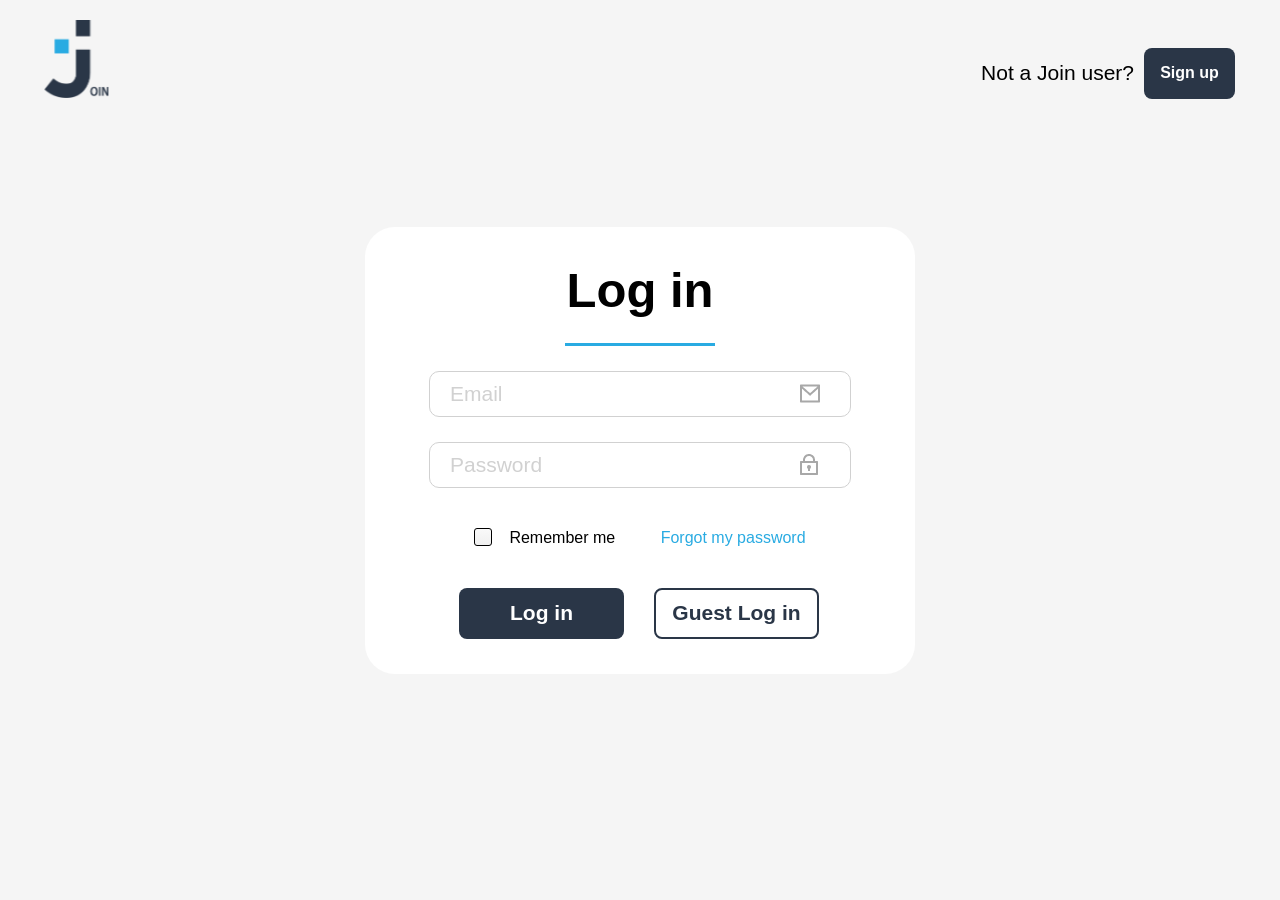
<file: index.html>
<!DOCTYPE html>
<html lang="en">

<head>
    <meta charset="UTF-8">
    <meta http-equiv="X-UA-Compatible" content="IE=edge">
    <meta name="viewport" content="width=device-width, initial-scale=1.0">
    <title>Login</title>
    <link rel="icon" href="assets/img/logo-blue.png">
    <link rel="stylesheet" href="css/index.css">
    <link rel="stylesheet" href="fonts.css">
    <link rel="stylesheet" href="css/index-responsive.css">
    <script src="js/index.js"></script>
    <script src="js/summary.js"></script>
    <script src="js/register.js"></script>
    <script src="js/forgot_password.js"></script>
    <script src="js/mini_backend.js"></script>
</head>

<body onload="init()">
    <div id="logo-container">
        <img src="assets/img/logo-blue.png" id="join-logo">
    </div>

    <div id="login-main">
        <div id="signup-container">
            <p>Not a Join user?</p>
            <button id="signup-btn" onclick="openSignUpContainer()">Sign up</button>
        </div>

        <div id="login-container">
            <form onsubmit="checkUser(); return false;" class="login-form">
                <h1>Log in</h1>
                <hr>
                <input class="input-field" placeholder="Email" type="email" id="emailLogin" required>
                <input class="input-field" placeholder="Password" type="password" id="passwordLogin"
                    onkeydown="enter(event)" required>
                <div class="login-settings">
                    <label class="remember-me">
                        <input id="checkbox" type="checkbox">
                        <p>Remember me</p>
                        <span id="checkmark" class="checkmark"></span>
                    </label>
                    <a onclick="openForgotPassword(); return false" id="forget-password">Forgot my password</a>
                </div>
                <div class="login-btns">
                    <button type="submit" id="loginBtn">Log in</button>
                    <button onclick="openGuestLogin(); return false;" id="loginGuest">Guest Log in</button>
                </div>
            </form>
        </div>
    </div>
    <div id="signup-forgotPsw-container"></div>
</body>

</html>
</file>
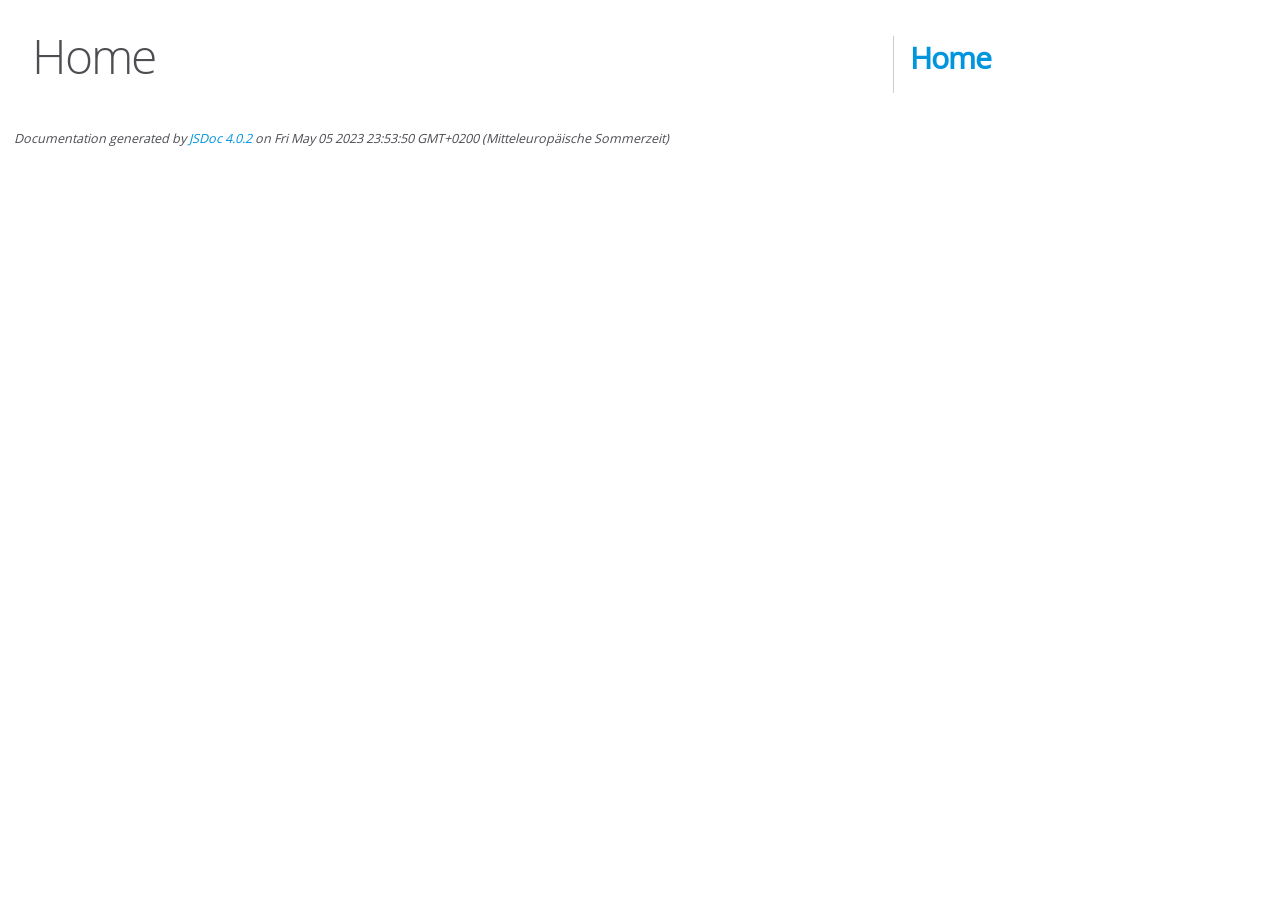
<file: out/index.html>
<!DOCTYPE html>
<html lang="en">
<head>
    <meta charset="utf-8">
    <title>JSDoc: Home</title>

    <script src="scripts/prettify/prettify.js"> </script>
    <script src="scripts/prettify/lang-css.js"> </script>
    <!--[if lt IE 9]>
      <script src="//html5shiv.googlecode.com/svn/trunk/html5.js"></script>
    <![endif]-->
    <link type="text/css" rel="stylesheet" href="styles/prettify-tomorrow.css">
    <link type="text/css" rel="stylesheet" href="styles/jsdoc-default.css">
</head>

<body>

<div id="main">

    <h1 class="page-title">Home</h1>

    



    


    <h3> </h3>










    









</div>

<nav>
    <h2><a href="index.html">Home</a></h2>
</nav>

<br class="clear">

<footer>
    Documentation generated by <a href="https://github.com/jsdoc/jsdoc">JSDoc 4.0.2</a> on Fri May 05 2023 23:53:50 GMT+0200 (Mitteleuropäische Sommerzeit)
</footer>

<script> prettyPrint(); </script>
<script src="scripts/linenumber.js"> </script>
</body>
</html>
</file>
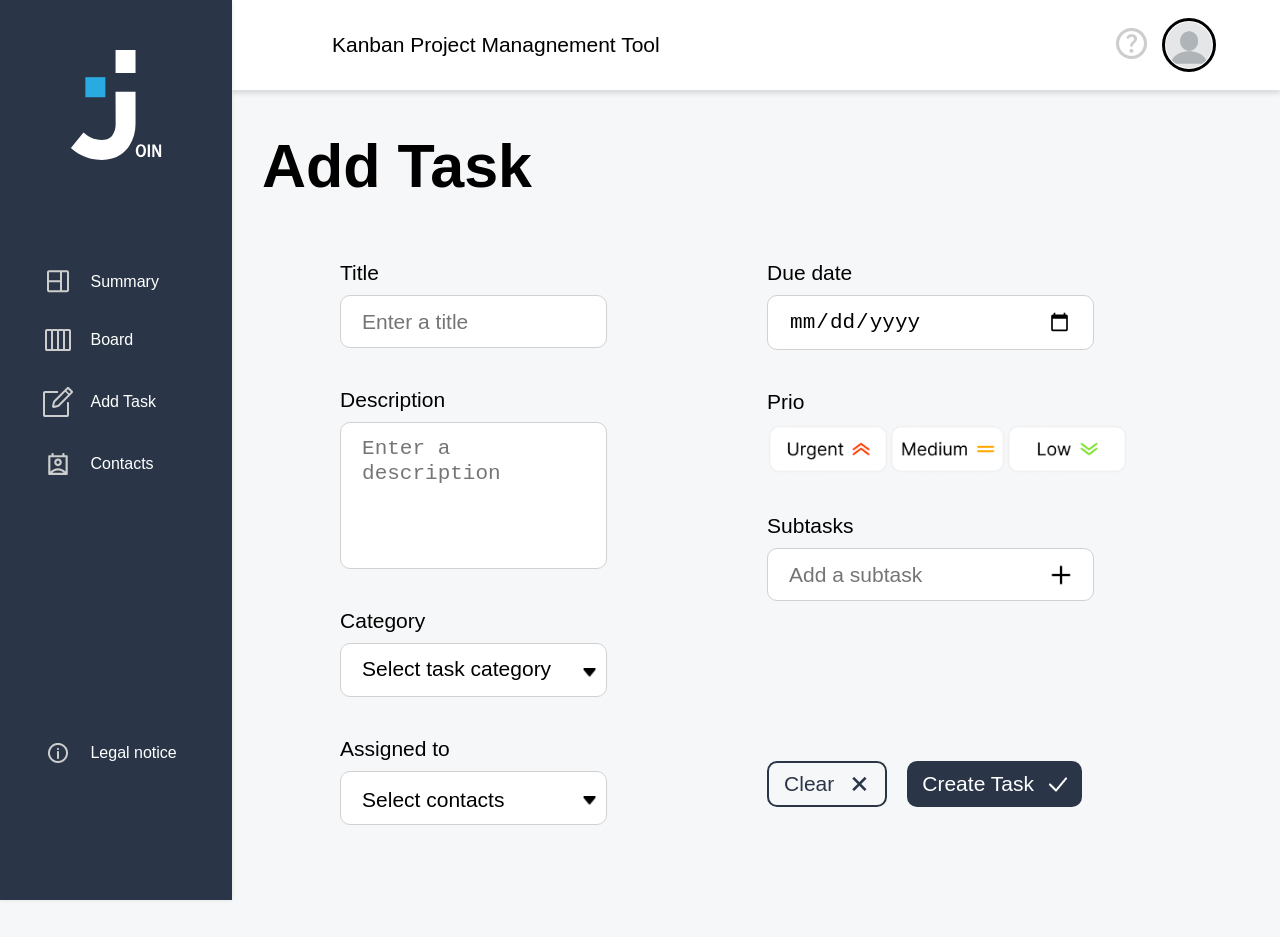
<file: addTask.html>
<!DOCTYPE html>
<html lang="en">

<head>
    <meta charset="UTF-8">
    <meta http-equiv="X-UA-Compatible" content="IE=edge">
    <meta name="viewport" content="width=device-width, initial-scale=1.0">
    <title>Add task</title>
    <link rel="stylesheet" href="./css/addTask.css">
    <link rel="icon" href="assets/img/logo-blue.png">
    <link rel="stylesheet" href="fonts.css">
    <link rel="stylesheet" href="./assets/templates/style_templates.css">

    <script src="./js/mini_backend.js"></script>
    <script src="./js/HTMLsBoard_AddTask.js"></script>
    <script src="./js/addTask.js"></script>
    <script src="./js/contacts.js"></script>
    <script src="./js/tasks.js"></script>
    <script src="./script.js"></script>
</head>

<body onload="initAddTask()">

    <div w3-include-html="./assets/templates/Sidebar.html"></div>
    <div w3-include-html="./assets/templates/header.html"></div>
    <div class="wrapper">
        <div class="kanban-responsive d-none">Kanban Project Management Tool</div>


        <div class="content">
            <h1>Add Task </h1>

            <form  onsubmit="addToTasks(); return false" class="taskBoard">

                <div class="taskBoardLeft">
                    <div><!--Title container-->
                        <label>Title</label>
                        <input id="task" type="text" placeholder="Enter a title" required>
                    </div>

                    <div><!--Title container-->
                        <label>Description</label>
                        <textarea id="description" required style="color: #000000;" required type="text"
                            placeholder="Enter a description"></textarea>
                    </div>

                    <div class="categoryContainer"> <!--Category container-->
                        <label>Category</label>

                        <div class="dropdown">
                            <div onclick="toggleDropdown()" class="headerForSelectionField">
                                <label id="labelCategory">Select task category</label>
                                <img class="arrDown" src="./assets/img/arrDown.png">
                                <!--Hidden input category-->
                                <div id="hiddenInputCategory" class="hiddenInput displayNone">

                                    <input class="selectedCategoryInputValue" maxlength="30"
                                        id="selectedCategoryInputValue" placeholder="Category name">
                                    <img onclick="closeHiddenInput()" class="closeHiddenInput"
                                        src="./assets/img/closeButtonBoard.png">
                                    <hr>
                                    <img class="createInHiddenInput" onclick="addCategoryOnTask()"
                                        src="./assets/img/check.png">


                                    <div class="colorPickers">
                                        <div onclick="addCategoryColorOnTask(1)" id="color1" class="colorPicker"
                                            style="background-color:#8AA4FF;"></div>
                                        <div onclick="addCategoryColorOnTask(2)" id="color2" class="colorPicker"
                                            style="background-color:#FF0000;"></div>
                                        <div onclick="addCategoryColorOnTask(3)" id="color3" class="colorPicker"
                                            style="background-color:#2AD300 ;"></div>
                                        <div onclick="addCategoryColorOnTask(4)" id="color4" class="colorPicker"
                                            style="background-color:#FF8A00 ;"></div>
                                        <div onclick="addCategoryColorOnTask(5)" id="color5" class="colorPicker"
                                            style="background-color:#E200BE ;"></div>
                                        <div onclick="addCategoryColorOnTask(6)" id="color6" class="colorPicker"
                                            style="background-color:#0038FF ;"></div>
                                    </div>
                                </div>
                            </div>
                            <div id="dropdownCategory" class="dropdown-content">
                                <a onclick="openInputAddCategory()" href="#">Add category</a>
                            </div>
                        </div>
                    </div>

                    <div id="eventLis"> <!--Assigned to container-->
                        <label>Assigned to</label>
                        <div class="dropdownAssigned">
                            <div onclick="toggleDropdownContacts()" class="headerForSelectionField">
                                <label style="position: relative;">Select contacts</label>
                                <img class="arrDown" src="./assets/img/arrDown.png">
                                <div>
                                    <input id="hiddenInputAddContact" class="hiddenInput displayNone"
                                        placeholder=""> <!--Hidden input addContact-->

                                </div>

                            </div>
                            <div id="dropdownAddContact" class="dropdown-content">

                            </div>
                            <div id="selectedContacts"></div>
                        </div>
                    </div>

                </div>
                <div class="dividingHR"></div>
                <div class="taskBoardRight">

                    <div>
                        <label>Due date</label>
                        <input type="date" id="date" required />
                    </div>

                    <div>
                        <label>Prio</label>
                        <div class="priorities">
                            <img id="prio1" value="urgent" onclick="addPriority(1)" class="priorityImg"
                                src="./assets/img/urgentImg.png">
                            <img id="prio2" value="medium" onclick="addPriority(2)" class="priorityImg"
                                src="./assets/img/mediumImg.png">
                            <img id="prio3" value="low" onclick="addPriority(3)" class="priorityImg"
                                src="./assets/img/lowImg.png">
                        </div>
                    </div>

                    <div>
                        <label>Subtasks</label>
                        <div class="addSubTask">
                            <input maxlength="35" id="subtask" placeholder="Add a subtask">
                            <img onclick="addSubtask()" class="addSubtaskButton"
                                src="./assets/img/addSubtaskButton.png">
                        </div>
                        <div id="subtasksOnAddTask" class="subtasksDiv">

                        </div>
                    </div>

                    <div>
                        <span></span>
                    </div>
                    <div class="buttonsCreateTask">
                        <button onclick="window.location.reload(); return false" id="addTaskButton" class="buttonClearTask">
                            <span>Clear</span>
                            <span class="clearTaskPageImg">+</span>
                        </button>
                        <button type="submit"
                            class="buttonCreateTask">
                            <span>Create Task</span>
                            <img class="createTaskPageImg" src="./assets/img/createTaskPage.png">
                        </button>
                    </div>

            </form>

        </div><!--taskBoard closed-->



    </div><!--content closed-->
    <div id="popUpWhenAdded" class="taskAddedPopUp displayNone"><span>Task added to board</span></div>
    </div><!--wrapper closed-->
    
</body>

</html>
</file>
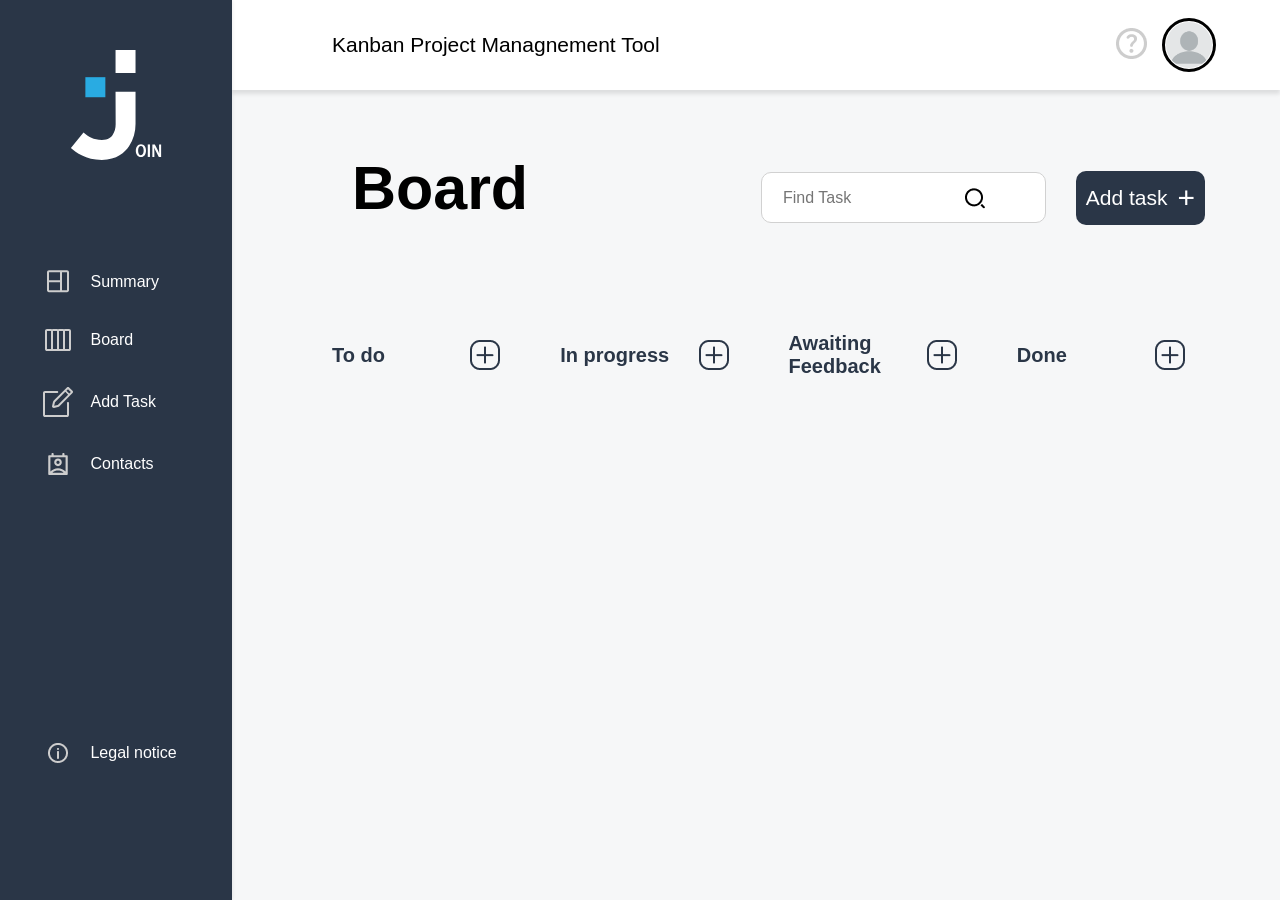
<file: board.html>
<!DOCTYPE html>
<html lang="en">

<head>
    <meta charset="UTF-8">
    <meta http-equiv="X-UA-Compatible" content="IE=edge">
    <meta name="viewport" content="width=device-width, initial-scale=1.0">
    <title>Board</title>
    <link rel="stylesheet" href="./css/board.css">
    <link rel="stylesheet" href="fonts.css">
    <link rel="icon" href="assets/img/logo-blue.png">
    <link rel="stylesheet" href="./assets/templates/style_templates.css">
    <link rel="stylesheet" href="./assets/templates/addTaskPopUp.css">

    <script src="./script.js"></script>
    <script src="./js/mini_backend.js"></script>
    <script src="./js/board.js"></script>
    <script src="./js/tasks.js"></script>
    <script src="./js/HTMLsBoard_AddTask.js"></script>
    <script src="./js/contacts.js"></script>
    <script src="./assets/templates/addTaskPopUp.js"></script>

</head>

<body onload="initBoard()">
    <div w3-include-html="./assets/templates/Sidebar.html"></div>
    <div w3-include-html="./assets/templates/header.html"></div>
    <div onload="contactList()" id="includeContainer" w3-include-html="./assets/templates/addTaskPopUp.html"></div>
    <div id="wrapper" class="wrapper">

        <div class="boardHeader">
            <h1>Board</h1>
            <div class="inputContainer">
                <img class="searchImgInput" src="./assets/img/search.png">
                <input onkeyup="renderTaskCards()" id="findATask" required class="boardInput" type="search"
                    placeholder="Find Task" maxlength="21">
                <div onclick="openPopUpAddTask('toDo')" class="addTaskButton">
                    <span>Add task</span> <span class="buttonPlus">+</span>
                </div>
            </div>
        </div><!--board Header closes-->



        <div class="boardContent">
            <div class="headings">
                <div class="boardSubsections">
                    <div class="boardSubsectionHeader">
                        <h2>To do</h2>
                        <img class="plusButton" onclick="openPopUpAddTask('toDo')" src="./assets/img/plusButtonBoard.png">
                    </div>
                    <div ondrop="moveTo('toDo')" ondragover="allowDrop(event)" id="boardSubsectionToDo"
                        class="boardSubsection">
                    </div>
                </div>

                <div class="boardSubsections">
                    <div class="boardSubsectionHeader">
                        <h2>In progress</h2>
                        <img class="plusButton" onclick="openPopUpAddTask('inProgress')" src="./assets/img/plusButtonBoard.png">
                    </div>
                    <div ondrop="moveTo('inProgress')" ondragover="allowDrop(event)" id="boardSubsectionInProgress"
                        class="boardSubsection">
                    </div>
                </div>

                <div class="boardSubsections">
                    <div class="boardSubsectionHeader">
                        <h2>Awaiting Feedback</h2>
                        <img class="plusButton" onclick="openPopUpAddTask('awaitingFeedback')" src="./assets/img/plusButtonBoard.png">
                    </div>
                    <div ondrop="moveTo('awaitingFeedback')" ondragover="allowDrop(event)" id="boardSubsectionFeedback"
                        class="boardSubsection">
                    </div>
                </div>

                <div class="boardSubsections">
                    <div class="boardSubsectionHeader">
                        <h2>Done</h2>
                        <img class="plusButton" onclick="openPopUpAddTask('done')" src="./assets/img/plusButtonBoard.png">
                    </div>
                    <div ondrop="moveTo('done')" ondragover="allowDrop(event)" id="boardSubsectionDone"
                        class="boardSubsection">
                    </div>
                </div>

            </div>


            <div id="dialogFullCard" class="dialogFullCard displayNone">
                <div class="dialogFullCardContent">

                </div>
            </div>

        </div>

        <div id="dialogEditCard" class="dialogFullCard displayNone">

        </div><!--Edit card container closed-->


    </div><!--wrapper closed-->
    <div class="colorPickers">
        <div id="colors0" style="background-color:#8AA4FF;"></div>
        <div id="colors1" style="background-color:#FF0000;"></div>
        <div id="colors2" style="background-color:#2AD300 ;"></div>
        <div id="colors3" style="background-color:#FF8A00 ;"></div>
        <div id="colors4" style="background-color:#E200BE ;"></div>
        <div id="colors5" style="background-color:#0038FF ;"></div>
    </div>

    </div><!--content closed-->
    </div><!--wrapper closed-->

</body>

<script>
        
    document.addEventListener('DOMContentLoaded', function() {
    
    document.getElementById('dialogFullCard').addEventListener('click', function(e) {
        if (e.target.id !== 'dialogFullCardContent' && 
            !document.getElementById('dialogFullCardContent').contains(e.target)) {
            closeTask();
        }
    });
    closeTask();
    });

    document.addEventListener('DOMContentLoaded', function() {
    
    document.getElementById('dialogEditCard').addEventListener('click', function(e) {
        if (e.target.id !== 'entireEditTaskCard' && 
            !document.getElementById('entireEditTaskCard').contains(e.target)) {
            closeTask();
            closeEditCard();
        }
    });
    closeTask();
    closeEditCard();
    });

    document.body.addEventListener('click', function(e) {
    if (e.target.id === 'addTaskPopUp' || e.target.closest('#addTaskPopUp')) {
        if (!e.target.classList.contains('contentPopUpTask') && 
            !e.target.closest('.contentPopUpTask')) {
            closePopUpAddTask();
        }
    }
});

        </script>

</html>
</file>
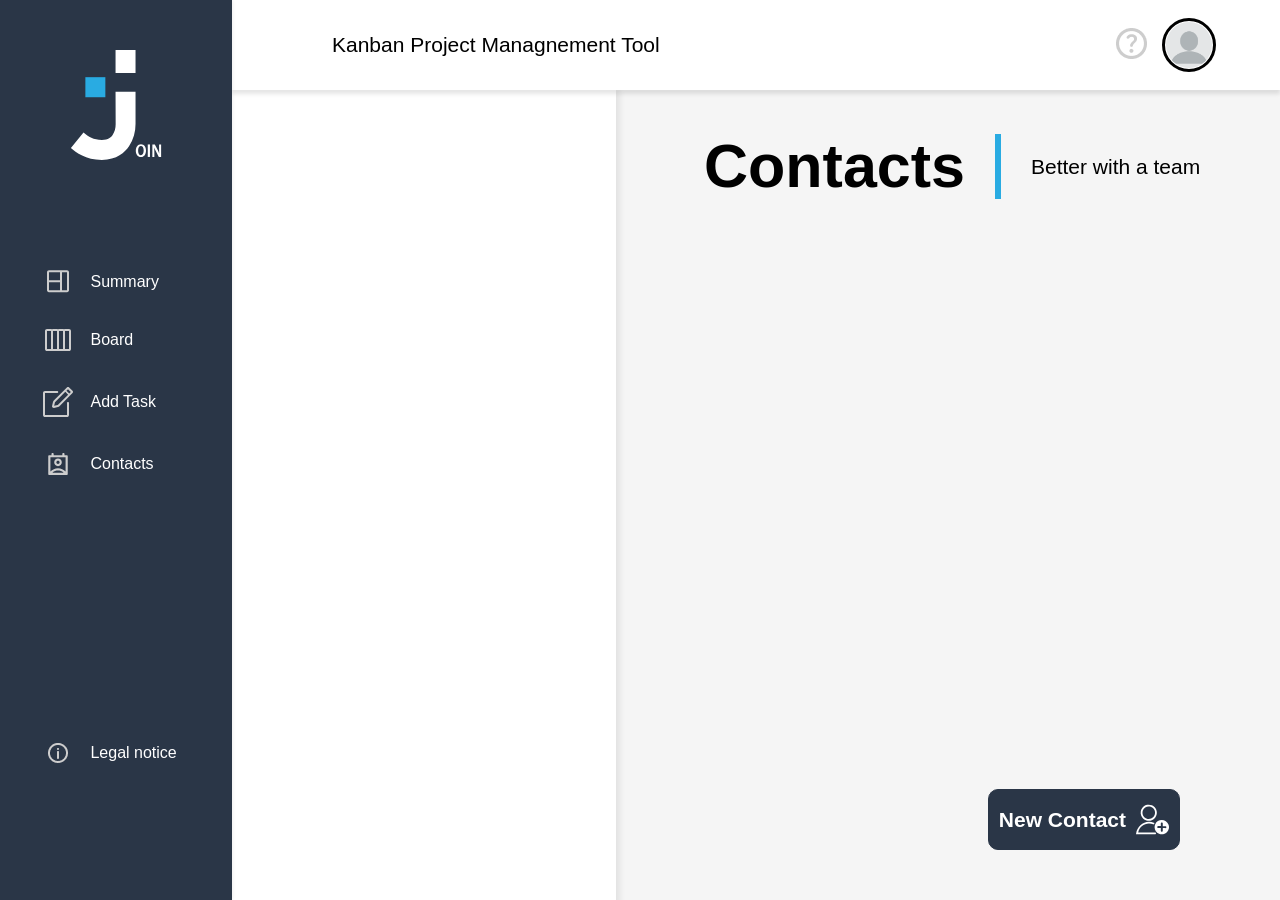
<file: contacts.html>
<!DOCTYPE html>
<html lang="en">

<head>
    <meta charset="UTF-8">
    <meta http-equiv="X-UA-Compatible" content="IE=edge">
    <meta name="viewport" content="width=device-width, initial-scale=1.0">
    <title>Contacts</title>
    <link rel="stylesheet" href="assets/templates/style_templates.css">
    <link rel="stylesheet" href="fonts.css">
    <link rel="icon" href="assets/img/logo-blue.png">
    <script src="script.js"></script>
    <script src="js/contacts.js"></script>
    <script src="js/contact-templates.js"></script>
    <script src="js/mini_backend.js"></script>
    <link rel="stylesheet" href="css/contacts.css">
    <link rel="stylesheet" href="css/contacts-responsive.css">


</head>

<body onload="initContacts()">
    <div w3-include-html="assets/templates/header.html"></div>
    <div w3-include-html="assets/templates/Sidebar.html"></div>
    <div class="contacts">

        <div class="overlay-container d-none" id="overlayContainer">
            <div class="add-contact-overlay" id="addContactOverlay">
                <div class="add-contact-left" id="addContactLeft">
                </div>
                <div class="add-contact-right" id="addContactRightContent">
                </div>
            </div>
        </div>



        <div class="contact-list" id="contactContainer">
            <div id="contactList"></div>
        </div>

        <div class="contact-container">
            <div class="contact-header">
                <div class="kanban-responsive d-none">Kanban Project Management Tool</div>
                <h1>Contacts</h1>
                <hr class="contacts-hr-line">
                <h2 class="better">Better with a team</h2>
                <hr class="hr-responsive d-none">
            </div>
            <img class="contact-info-close d-none" onclick="closeContactInfo()" src="assets/img/black-back-arrow.png">
            <div class="contact-info d-none" id="contactInfo">
            </div>
        </div>

        <div id="contactCreated" class="d-none">
            <span>contact created successfuly</span>
            <img src="assets/img/contacts-icon.svg">
        </div>

        <div class="add-new-contact">
            <button class="add-contact-button" id="addContactButton" onclick="openAddContacts()">New Contact<img
                    src="assets/img/icons-add-contact.svg"></button>
        </div>
    </div>

</body>

<script>
    
/**
 * Once the document content has been fully loaded, 
 * this function sets up event listeners for the overlay container and the add contact overlay.
 */
document.addEventListener('DOMContentLoaded', function() {
    document.getElementById('overlayContainer').addEventListener('click', function(e) {
        if (!document.getElementById('addContactOverlay').contains(e.target)) {
            clearContactCard();
        }
    });

    document.getElementById('addContactOverlay').addEventListener('click', function(e) {
        e.stopPropagation();
    });


    /**
     * Close the Popup for adding some Contacts.
     */
    function clearContactCard() {
        document.getElementById('addContactLeft').innerHTML = '';
        document.getElementById('addContactRightContent').innerHTML = '';
        document.getElementById('overlayContainer').classList.add('d-none');
    }
});

</script>

</html>
</file>
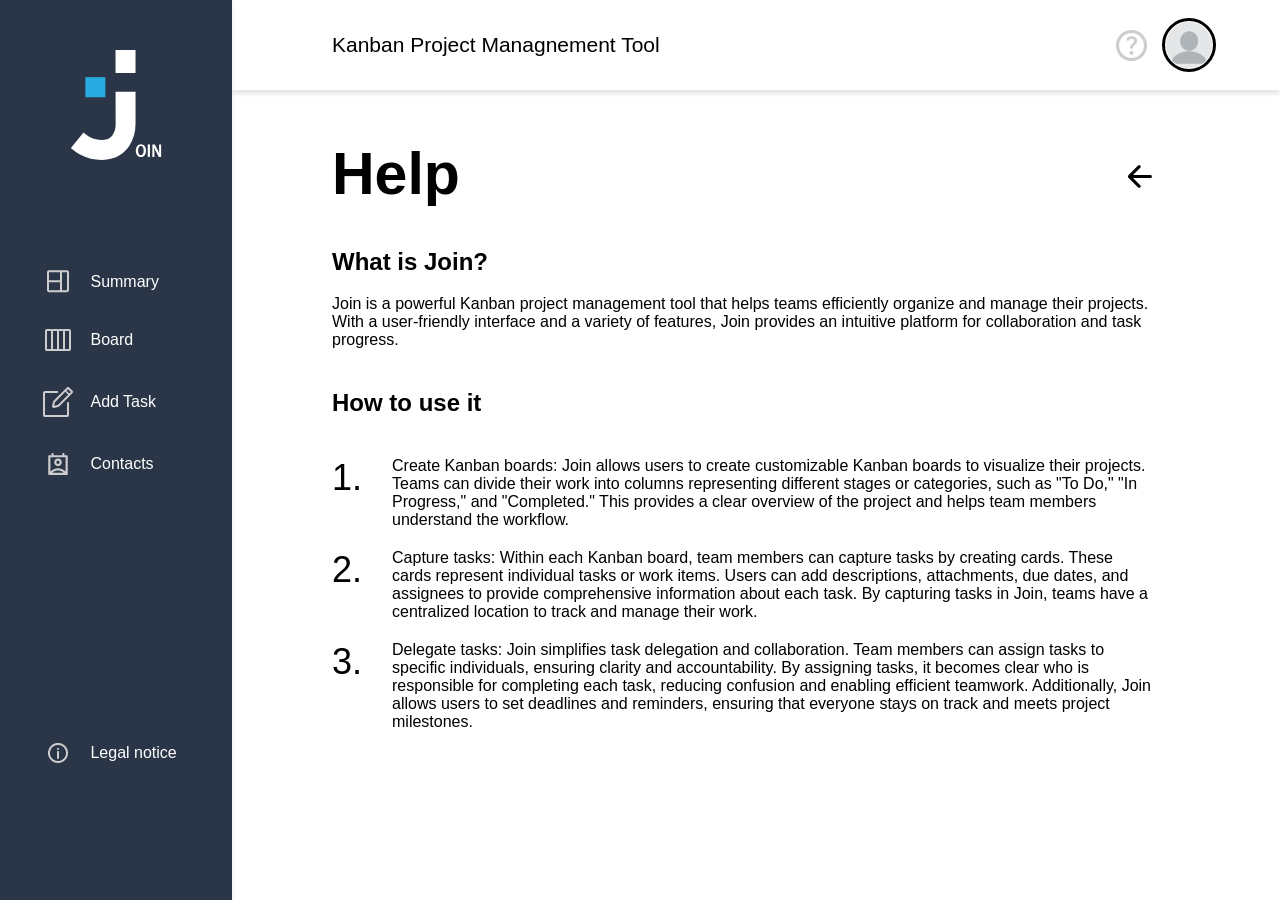
<file: help.html>
<head>
    <meta charset="UTF-8">
    <meta http-equiv="X-UA-Compatible" content="IE=edge">
    <meta name="viewport" content="width=device-width, initial-scale=1.0">
    <title> Join - Help</title>
    <script src="script.js"></script>
    <link rel="icon" href="assets/img/logo-blue.png">
    <link rel="stylesheet" href="fonts.css">
    <script src="script.js"></script>
    <link rel="stylesheet" href="css/help+legal.css">
    <link rel="stylesheet" href="assets/templates/style_templates.css">
</head>

<body onload="initScript()">

    <div w3-include-html="assets/templates/Sidebar.html"></div>
    <div w3-include-html="assets/templates/header.html"></div>


    <a href="summary.html" class="legal-arrow">
        <img src="assets/img/arrow-black.png" alt="Arrow">
    </a>

    <div>
        <h1>Help</h1>
        <h2 class="what-is-join">What is Join?</h2>
        <p>Join is a powerful Kanban project management tool that helps teams efficiently organize and manage their
            projects. With a user-friendly interface and a variety of features, Join provides an intuitive platform for
            collaboration and task progress.</p>
        <h2 class="how-to-use">How to use it</h2>

        <div class="ol">
            <ol>
                <li><span>1.</span><p>Create Kanban boards: Join allows users to create customizable Kanban boards to visualize their
                    projects. Teams can divide their work into columns representing different stages or categories, such
                    as
                    "To Do," "In Progress," and "Completed." This provides a clear overview of the project and helps
                    team
                    members understand the workflow.</p></li>
                <li><span>2.</span><p>Capture tasks: Within each Kanban board, team members can capture tasks by creating cards. These
                    cards
                    represent individual tasks or work items. Users can add descriptions, attachments, due dates, and
                    assignees to provide comprehensive information about each task. By capturing tasks in Join, teams
                    have a
                    centralized location to track and manage their work.</p></li>
                <li><span>3.</span><p>Delegate tasks: Join simplifies task delegation and collaboration. Team members can assign tasks to
                    specific individuals, ensuring clarity and accountability. By assigning tasks, it becomes clear who
                    is
                    responsible for completing each task, reducing confusion and enabling efficient teamwork.
                    Additionally,
                    Join allows users to set deadlines and reminders, ensuring that everyone stays on track and meets
                    project milestones.</p></li>
            </ol>
        </div>
    </div>
</body>
</file>
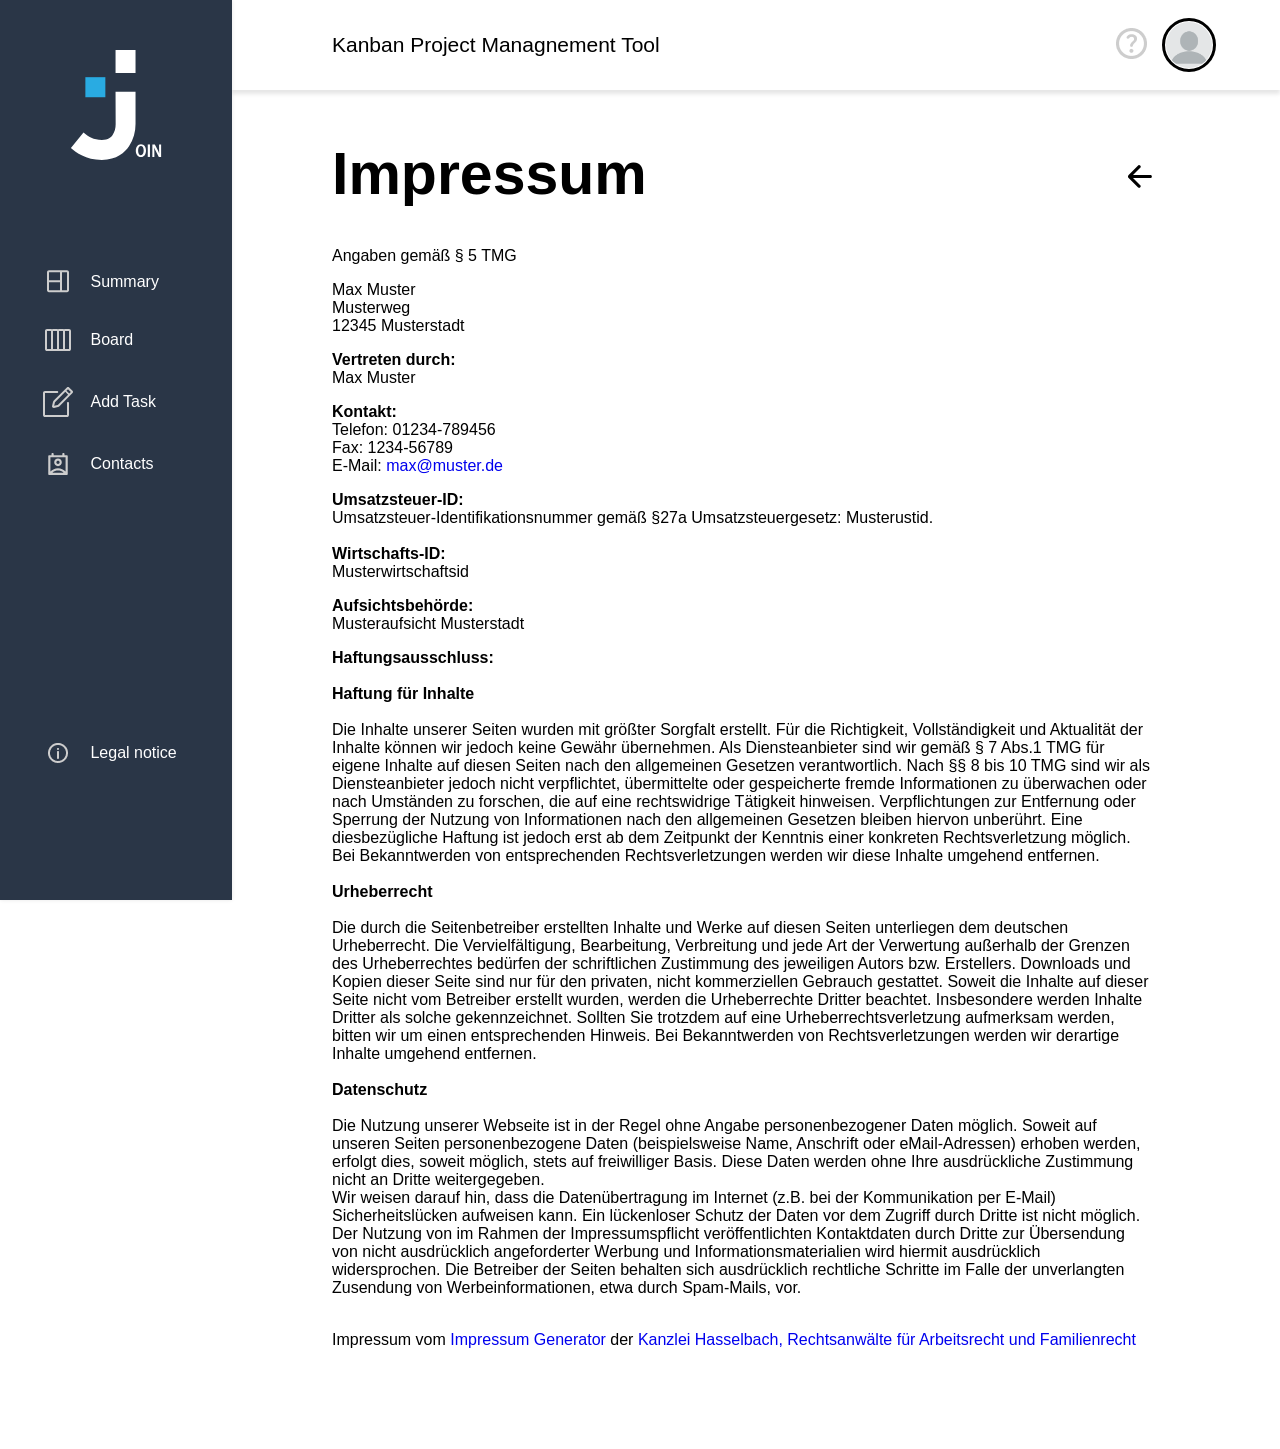
<file: legal-notice.html>
<!DOCTYPE html>
<html lang="en">

<head>
    <meta charset="UTF-8">
    <meta http-equiv="X-UA-Compatible" content="IE=edge">
    <meta name="viewport" content="width=device-width, initial-scale=1.0">
    <title> Join - Legal Notice</title>
    <script src="script.js"></script>
    <link rel="icon" href="assets/img/logo-blue.png">
    <link rel="stylesheet" href="fonts.css">
    <script src="script.js"></script>
    <link rel="stylesheet" href="css/help+legal.css">
    <link rel="stylesheet" href="assets/templates/style_templates.css">
</head>

<body onload="initScript()">

    <div w3-include-html="assets/templates/Sidebar.html"></div>
    <div w3-include-html="assets/templates/header.html"></div>


    <a href="summary.html" class="legal-arrow">
        <img src="assets/img/arrow-black.png" alt="Arrow">
    </a>

    <div class='impressum'>
        <h1>Impressum</h1>
        <p>Angaben gemäß § 5 TMG</p>
        <p>Max Muster <br>
            Musterweg<br>
            12345 Musterstadt <br>
        </p>
        <p> <strong>Vertreten durch: </strong><br>
            Max Muster<br>
        </p>
        <p><strong>Kontakt:</strong> <br>
            Telefon: 01234-789456<br>
            Fax: 1234-56789<br>
            E-Mail: <a href='mailto:max@muster.de'>max@muster.de</a></br></p>
        <p><strong>Umsatzsteuer-ID: </strong> <br>
            Umsatzsteuer-Identifikationsnummer gemäß §27a Umsatzsteuergesetz: Musterustid.<br><br>
            <strong>Wirtschafts-ID: </strong><br>
            Musterwirtschaftsid<br>
        </p>
        <p><strong>Aufsichtsbehörde:</strong><br>
            Musteraufsicht Musterstadt<br></p>
        <p><strong>Haftungsausschluss: </strong><br><br><strong>Haftung für Inhalte</strong><br><br>
            Die Inhalte unserer Seiten wurden mit größter Sorgfalt erstellt. Für die Richtigkeit, Vollständigkeit und
            Aktualität der Inhalte können wir jedoch keine Gewähr übernehmen. Als Diensteanbieter sind wir gemäß § 7
            Abs.1 TMG für eigene Inhalte auf diesen Seiten nach den allgemeinen Gesetzen verantwortlich. Nach §§ 8 bis
            10 TMG sind wir als Diensteanbieter jedoch nicht verpflichtet, übermittelte oder gespeicherte fremde
            Informationen zu überwachen oder nach Umständen zu forschen, die auf eine rechtswidrige Tätigkeit hinweisen.
            Verpflichtungen zur Entfernung oder Sperrung der Nutzung von Informationen nach den allgemeinen Gesetzen
            bleiben hiervon unberührt. Eine diesbezügliche Haftung ist jedoch erst ab dem Zeitpunkt der Kenntnis einer
            konkreten Rechtsverletzung möglich. Bei Bekanntwerden von entsprechenden Rechtsverletzungen werden wir diese
            Inhalte umgehend entfernen.<br><br><strong>Urheberrecht</strong><br><br>
            Die durch die Seitenbetreiber erstellten Inhalte und Werke auf diesen Seiten unterliegen dem deutschen
            Urheberrecht. Die Vervielfältigung, Bearbeitung, Verbreitung und jede Art der Verwertung außerhalb der
            Grenzen des Urheberrechtes bedürfen der schriftlichen Zustimmung des jeweiligen Autors bzw. Erstellers.
            Downloads und Kopien dieser Seite sind nur für den privaten, nicht kommerziellen Gebrauch gestattet. Soweit
            die Inhalte auf dieser Seite nicht vom Betreiber erstellt wurden, werden die Urheberrechte Dritter beachtet.
            Insbesondere werden Inhalte Dritter als solche gekennzeichnet. Sollten Sie trotzdem auf eine
            Urheberrechtsverletzung aufmerksam werden, bitten wir um einen entsprechenden Hinweis. Bei Bekanntwerden von
            Rechtsverletzungen werden wir derartige Inhalte umgehend
            entfernen.<br><br><strong>Datenschutz</strong><br><br>
            Die Nutzung unserer Webseite ist in der Regel ohne Angabe personenbezogener Daten möglich. Soweit auf
            unseren Seiten personenbezogene Daten (beispielsweise Name, Anschrift oder eMail-Adressen) erhoben werden,
            erfolgt dies, soweit möglich, stets auf freiwilliger Basis. Diese Daten werden ohne Ihre ausdrückliche
            Zustimmung nicht an Dritte weitergegeben. <br>
            Wir weisen darauf hin, dass die Datenübertragung im Internet (z.B. bei der Kommunikation per E-Mail)
            Sicherheitslücken aufweisen kann. Ein lückenloser Schutz der Daten vor dem Zugriff durch Dritte ist nicht
            möglich. <br>
            Der Nutzung von im Rahmen der Impressumspflicht veröffentlichten Kontaktdaten durch Dritte zur Übersendung
            von nicht ausdrücklich angeforderter Werbung und Informationsmaterialien wird hiermit ausdrücklich
            widersprochen. Die Betreiber der Seiten behalten sich ausdrücklich rechtliche Schritte im Falle der
            unverlangten Zusendung von Werbeinformationen, etwa durch Spam-Mails, vor.<br>
        </p><br>
        Impressum vom <a href="https://www.impressum-generator.de">Impressum Generator</a> der <a
            href="https://www.kanzlei-hasselbach.de/">Kanzlei Hasselbach, Rechtsanwälte für Arbeitsrecht und
            Familienrecht</a>
    </div>


</body>

</html>
</file>
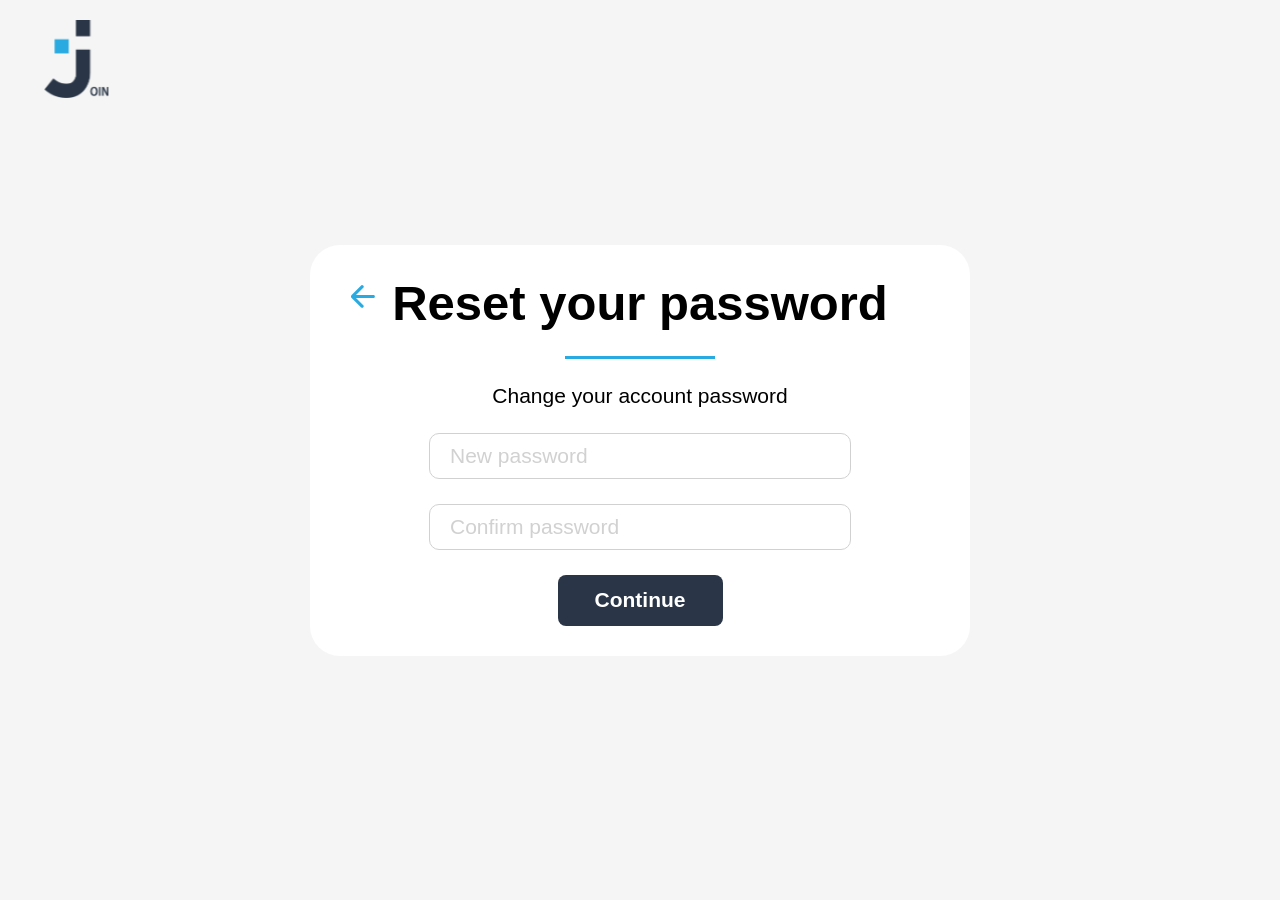
<file: reset_password.html>
<!DOCTYPE html>
<html lang="en">

<head>
    <meta charset="UTF-8">
    <meta http-equiv="X-UA-Compatible" content="IE=edge">
    <meta name="viewport" content="width=device-width, initial-scale=1.0">
    <title>Reset password</title>
    <link rel="icon" href="assets/img/logo-blue.png">
    <link rel="stylesheet" href="css/index.css">
    <link rel="stylesheet" href="fonts.css">
    <link rel="stylesheet" href="css/index-responsive.css">
    <script src="js/reset_password.js"></script>
    <script src="js/mini_backend.js"></script>
</head>

<body onload="onPageLoad()">
    <a id="logo-container-reset-password" href="index.html">
        <img src="assets/img/logo-blue.png" id="join-logo-reset-password">
    </a>

    <div class="wider-container-style" id="wider-container-style">
        <form onsubmit="checkUserPassword(event); return false;" id="reset-password-form" class="login-form reset-password-form">
            <img class="arrow-left" onclick="linkToLogin()" src="assets/img/arrow-left.png">
            <h1>Reset your password</h1>
            <hr>
            <p>Change your account password</p>
            <div id="feedbackContainer"></div>
            <input class="input-field" placeholder="New password" type="password" id="emailResetPassword" pattern="(?=.*\d)(?=.*[a-z])(?=.*[A-Z]).{8,}"
            title="Must contain at least one number and one uppercase and lowercase letter, and at least 8 or more characters" autocomplete="on" required>
            <input class="input-field" placeholder="Confirm password" type="password" id="emailConfirmPassword" autocomplete="on" required>
            
            <button type="submit" id="resetPasswordBtn">Continue</button>
        </form>
    </div>
</body>

</html>
</file>
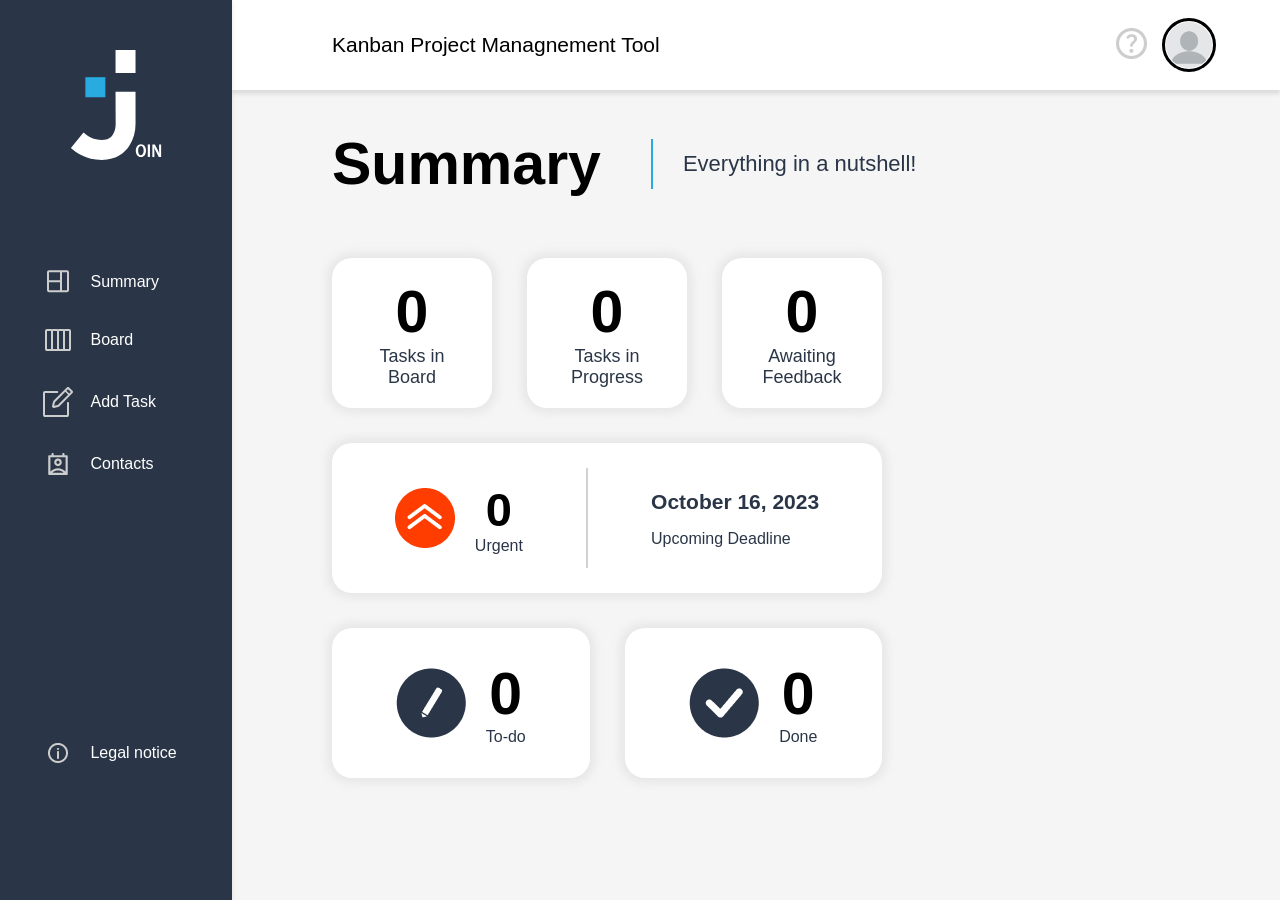
<file: summary.html>
<!DOCTYPE html>
<html lang="en">

<head>
    <meta charset="UTF-8">
    <meta http-equiv="X-UA-Compatible" content="IE=edge">
    <meta name="viewport" content="width=device-width, initial-scale=1.0">
    <title>Join - Summary</title>
    <link rel="icon" href="assets/img/logo-blue.png">
    <link rel="stylesheet" href="fonts.css">
    <link rel="stylesheet" href="css/summary.css">
    <link rel="stylesheet" href="css/summary-responsive.css">
    <script src="script.js"></script>
    <script src="js/summary.js"></script>
    <script src="js/mini_backend.js"></script>
    <link rel="stylesheet" href="assets/templates/style_templates.css">
</head>

<body onload="onLoad()">
    <div w3-include-html="assets/templates/Sidebar.html"></div>
    <div w3-include-html="assets/templates/header.html"></div>
    <section>
        <div class="summary-headline">
            <h1>Summary</h1>
            <hr>
            <p>Everything in a nutshell!</p>
        </div>

        <div class="summary-board" id="section">
            
            <div class="top-board">
                <a href="board.html" class="task box-shadow">
                    <h2 id="tasksInBoard">0</h2>
                    <p>Tasks in <span>Board</span></p>
                </a>
                <a class="task box-shadow" href="board.html">
                    <h2 id="tasksInProgress">0</h2>
                    <p>Tasks in <span>Progress</span></p>
                </a>
                <a class="task box-shadow" href="board.html">
                    <h2 id="awaiting-number">0</h2>
                    <p>Awaiting <span>Feedback</span></p>
                </a>
            </div>

            <div class="middle-board">
                <a class="middle-board-inner box-shadow" href="board.html">
                    <div class="urgent-container">
                        <img src="assets/img/urgent-icon.png" id="urgent-icon">
                        <div class="urgent-inner-container">
                            <h2 id="urgent-number">0</h2>
                            <p>Urgent</p>
                        </div>
                    </div>
                    <hr class="vertical-line">
                    <div class="upcoming-date">
                        <h2>October 16, 2023</h2>
                        <p>Upcoming Deadline</p>
                    </div>
                </a>
            </div>

            <div class="bottom-board">
                <a id="to-do-container" class="to-do box-shadow" onmouseover="hoverTodoOn()" onmouseout="hoverOff()"
                    href="board.html">
                    <img src="assets/img/todo-icon.png" id="todo-icon">
                    <div class="todo-inner-container">
                        <h2 id="todo-number">0</h2>
                        <p id="todo-p">To-do</p>
                    </div>
                </a>

                <a id="done-container" class="done box-shadow" onmouseover="hoverDoneOn()" onmouseout="hoverOff()"
                    href="board.html">
                    <img src="assets/img/done-icon.png" id="done-icon">
                    <div class="done-inner-container">
                        <h2 id="done-number">0</h2>
                        <p id="done-p">Done</p>
                    </div>
                </a>
            </div>

        </div>
    </section>

    <div id="welcomingSummary">
        <div id="welcomeGreeting">
                <h3 id="greeting"></h3>
                <h4 id="greetUser"></h4>
        </div>
    </div>
</body>

</html>
</file>
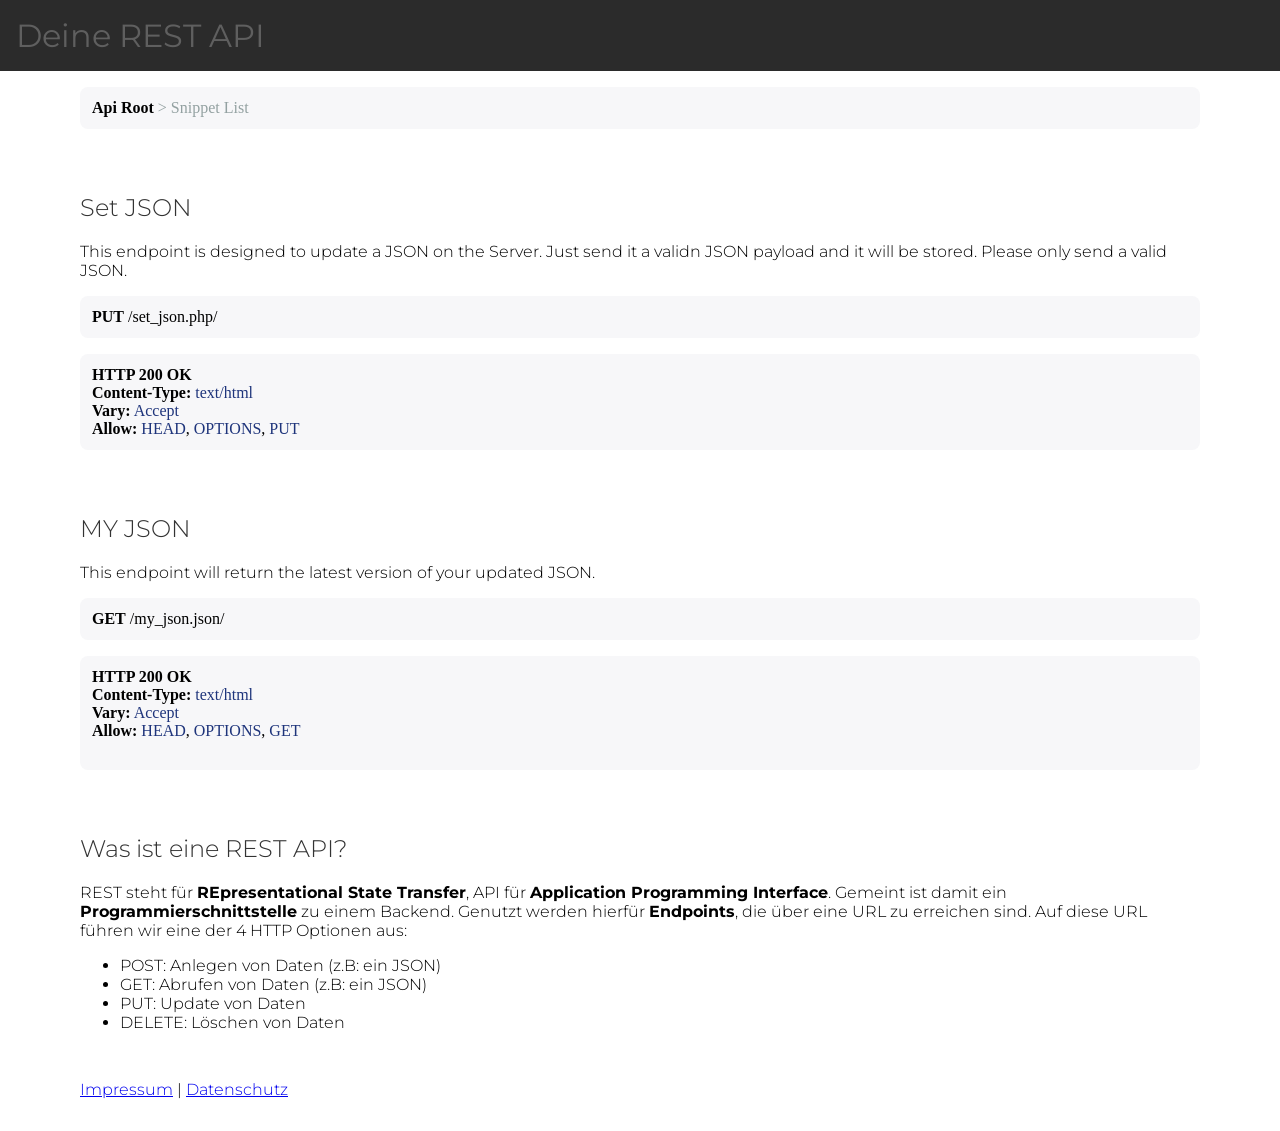
<file: smallest_backend_ever-master/legacy/docs.html>
<!DOCTYPE html>
<html lang="en">

<head>
    <meta charset="UTF-8">
    <meta name="viewport" content="width=device-width, initial-scale=1.0">
    <title>REST API Docs</title>
    <link href="https://fonts.googleapis.com/css2?family=Montserrat:wght@300;400;700&display=swap" rel="stylesheet">

    <style>
        body {
            margin: 0;
            font-family: 'Montserrat', sans-serif;
            font-weight: 300;
        }

        .content {
            padding-left: 80px;
            padding-right: 80px;
        }

        header {
            background-color: #2b2b2b;
            padding: 16px;
            color: #5f5f5f;
        }

        h1 {
            margin-top: 0;
            margin-bottom: 0;
            font-weight: 400;
        }

        h2 {
            margin-top: 64px;
            font-weight: 300;
            color: #333;
        }

        .code {
            margin-top: 16px;
            background-color: #F7F7F9;
            padding: 12px;
            border-radius: 8px;
            min-height: 10px;
            border-color: #E9E9EE;
            font-family: 'consolas' !important;
        }

        .highlight {
            color: #1e347b;
        }

        .gray {
            color: #93a1a1;
        }

        #explainBox {
            min-height: 50px;
            min-width: 200px;
            max-width: 400px;
            border: 1px solid #333;
            border-radius: 8px;
            padding: 8px;
            background-color: white;
            z-index: 999;
            position: absolute;
            transition: all 125ms ease-in-out;
            opacity: 0;
        }

        .legal {
            padding-top: 32px;
            ;
            padding-bottom: 32px;
            ;
        }
    </style>


    <script>
        function explain(title, element) {
            let x = element.getBoundingClientRect().x + 70;
            let y = window.pageYOffset + element.getBoundingClientRect().y - 20;
            explainBox.innerHTML = title;
            explainBox.style.top = y + 'px';
            explainBox.style.left = x + 'px';
            explainBox.style.opacity = 1;

            element.addEventListener("mouseout", hideExplainBox);
        }

        function hideExplainBox() {
            explainBox.style.opacity = 0;
        }
    </script>
</head>

<body>
    <header>
        <h1>Deine REST API</h1>
    </header>
    <div class="content">

        <div id="explainBox">
            Hallo das ist ein Text.
        </div>

        <div class="code" onmouseover="explain('Der Link zur den Endpoints. Api Root ist die URL des Servers.', this)">
            <b>Api Root</b> <span class="gray">> Snippet List</span>
        </div>

        <h2 onmouseover="explain('Der Titel der Funktion', this)">Set JSON</h2>
        <p onmouseover="explain('Hier wird die Funktion der REST API vom Backend-Programmierer beschrieben.', this)">
            This endpoint is designed to update a JSON on the Server. Just send it a validn JSON payload and it will be
            stored. Please only send a valid JSON.</p>

        <div class="code">
            <b
                onmouseover="explain('Die hier verwendete Methode ist PUT. Man kann das JSON also updaten. Mit POST würde man ein neues JSON erstellen, mit DELETE löschen und mit GET das JSON abrufen.', this)">PUT</b>
            <span
                onmouseover="explain('Das hier ist das Ende das Ende der UR, um die Funktion aufzurufen.', this)">/set_json.php/</span>
        </div>

        <div class="code">
            <b
                onmouseover="explain('Wenn alles funktioniert hat, wird der HTTP Status 200 zurückgegeben. 200 bedeutet, dass alles OK ist!', this)">HTTP
                200 OK</b><br>
            <b onmouseover="explain('Was für einen Content kannst du dem Server senden?!', this)">Content-Type:</b>
            <span class="highlight"
                onmouseover="explain('Der Server akzeptiert Text und HTML. Wir senden also ein JSON als Text (mit JSON.stringify)', this)">text/html</span><br>
            <b onmouseover="explain('Kann die Antwort vom Server variieren?', this)">Vary:</b> <span class="highlight"
                onmouseover="explain('Ja! Je nach Anfrage kommt ein unterschiedliches JSON vom Server zurück.', this)">Accept</span><br>
            <b onmouseover="explain('Was darf ich diesem Endpoint senden?', this)">Allow:</b>
            <span onmouseover="explain('Der HEAD ist beispielsweise eine Session-ID um dich zu identifizieren.',this)"
                class="highlight">HEAD</span>,
            <span class="highlight"
                onmouseover="explain('OPTIONS kann ignoriert werden. Hier kann man den Server fragen, welche Kommunikationswege der Server Erlaubt. Zum Beispiel HTTP 1.1. ', this)">
                OPTIONS</span>,
            <span class="highlight"
                onmouseover="explain('PUT ist die Methode, um ein JSON upzudaten.', this)">PUT</span><br>
        </div>



        <h2 onmouseover="explain('Überschrift der zweiten Funktion, welche die REST API bereitstellt.?', this)">MY JSON
        </h2>
        <p onmouseover="explain('Beschreibung der zweiten Funktion?', this)">This endpoint will return the latest
            version of your updated JSON.</p>

        <div class="code">
            <b onmouseover="explain('Die HTTP Metode ist GET. Also wird hier ein JSON File abgerufen.', this)">GET</b>
            <span onmouseover="explain('Die URL des Endpoints.', this)">/my_json.json/</span>
        </div>

        <div class="code">
            <b onmouseover="explain('Wenn Status 200 zurückgegeben wird, ist alles OK.', this)">HTTP 200 OK</b><br>
            <b onmouseover="explain('Welchen Content-Type akzeptiert der Server?', this)">Content-Type:</b> <span
                class="highlight"
                onmouseover="explain('Der Server akzeptiert Text oder HTML (Wir senden Text)', this)">text/html</span><br>
            <b onmouseover="explain('Kann die Antwort vom Server variieren?', this)">Vary:</b> <span class="highlight"
                onmouseover="explain('Ja! Je nach Anfrage kommt ein unterschiedliches JSON vom Server zurück.', this)">Accept</span><br>
            <b onmouseover="explain('Was darf ich diesem Endpoint senden?', this)">Allow:</b>
            <span onmouseover="explain('Der HEAD ist beispielsweise eine Session-ID um dich zu identifizieren.',this)"
                class="highlight">HEAD</span>,
            <span class="highlight"
                onmouseover="explain('OPTIONS kann ignoriert werden. Hier kann man den Server fragen, welche Kommunikationswege der Server Erlaubt. Zum Beispiel HTTP 1.1. ', this)">
                OPTIONS</span>,
            <span class="highlight"
                onmouseover="explain('GET ist die Methode, um ein JSON abzurufen.', this)">GET</span><br>
            <br>
        </div>



        <h2>Was ist eine REST API?</h2>
        <p>REST steht für <b>REpresentational State Transfer</b>, API für <b>Application Programming Interface</b>.
            Gemeint ist damit ein <b>Programmierschnittstelle</b> zu einem Backend. Genutzt werden hierfür
            <b>Endpoints</b>, die über eine URL zu erreichen sind. Auf diese URL führen wir eine der 4 HTTP Optionen
            aus:
        <ul>
            <li>POST: Anlegen von Daten (z.B: ein JSON)</li>
            <li>GET: Abrufen von Daten (z.B: ein JSON)</li>
            <li>PUT: Update von Daten</li>
            <li>DELETE: Löschen von Daten</li>
        </ul>
        </p>

        <div class="legal">
            <a href="https://developerakademie.com/impressum.html">Impressum</a> |
            <a href="https://developerakademie.com/datenschutz.html">Datenschutz</a>
        </div>

    </div>
</body>

</html>
</file>
<file: css/index.css>
/* general */
body {
    background-color: #F5F5F5;
    margin: 0;
    font-family: 'Open-sans', sans-serif;
    font-weight: 400;
}

.d-none {
    display: none;
}

.login-container {
    z-index: 10;
    position: absolute;
    top: 50%;
    left: 50%;
    transform: translate(-50%, -50%);
}

.container-style {
    position: absolute;
    top: 0;
    left: 0;
    bottom: 0;
    right: 0;
    display: flex;
    justify-content: center;
    align-items: center;
    z-index: -10;
}

/* Logo */
#logo-container,
#logo-container-reset-password {
    position: absolute;
    z-index: 1;
    top: 0;
    bottom: 0;
    left: 0;
    right: 0;
    animation: backgroundFadeOut 500ms ease-in-out 500ms;
    animation-fill-mode: forwards;
    background-color: #f5f5f5;
}

@keyframes backgroundFadeOut {
    from {
        position: absolute;
    }

    to {
        position: unset;
    }
}

#join-logo,
#join-logo-reset-password {
    position: absolute;
    top: 50%;
    left: 50%;
    height: 260px;
    transform: translate(-50%, -50%);
    animation: Logo-Animation 700ms ease-in-out 500ms;
    animation-fill-mode: forwards;
    z-index: 3;
    transition: transform 100ms ease-in-out;
}

#join-logo-reset-password {
    cursor: pointer;
}

@keyframes Logo-Animation {
    from {
        top: 50%;
        left: 50%;
        transform: translate(-50%, -50%);
        transition: transform 100ms ease-in-out 300ms;
    }

    to {
        top: -71px;
        left: -30px;
        transform: translate(4%, 5%);
        transform: scale(0.3);
    }
}

/* Not a Join user? Sign up */
#signup-container {
    position: absolute;
    top: 40px;
    left: 0;
    right: 45px;
    display: flex;
    justify-content: flex-end;
    align-items: center;
    gap: 10px;
}

#signup-container p {
    font-size: 21px;
}

#signup-btn {
    background-color: #2a3647;
    border-radius: 8px;
    height: 51px;
    width: 91px;
    border: unset;
    color: #fff;
    font-size: 16px;
    font-weight: 700;
    cursor: pointer;
    transition: background-color 100ms ease-in-out,
        box-shadow 100ms ease-in-out;
}

#signup-btn:hover,
#loginBtn:hover,
#registerBtn:hover,
#forgotPasswordBtn:hover,
#resetPasswordBtn:hover {
    background-color: #29ABE2;
    box-shadow: 0px 4px 9px -1px rgba(0, 0, 0, 0.4);
}

/* Login Container  */
#login-container,
.wider-container-style {
    position: absolute;
    top: 0;
    left: 0;
    bottom: 0;
    right: 0;
    display: flex;
    justify-content: center;
    align-items: center;
    z-index: -1;
}

.login-form {
    position: relative;
    display: flex;
    align-items: center;
    justify-content: center;
    flex-direction: column;
    max-width: 100%;
    margin: 0 35px;
    width: 550px;
    background-color: #fff;
    border-radius: 30px;
    gap: 25px;
    padding: 35px 0 35px 0;
}

.login-form h1 {
    font-size: 49px;
    font-weight: 700;
    margin: 0;
    text-align: center;
    margin: 0 15px;
}

.login-form hr {
    height: 3px;
    width: 150px;
    background-color: #29ABE2;
    margin: 0;
    border: unset;
}

.input-field {
    width: 422px;
    height: 46px;
    font-size: 21px;
    padding-left: 20px;
    border: 1px solid #d1d1d1;
    box-sizing: border-box;
    border-radius: 10px;
    display: flex;
    align-items: center;
}

.input-field::placeholder {
    color: #d1d1d1;
}

.login-settings {
    width: 422px;
    display: flex;
    align-items: center;
    justify-content: space-evenly;
}

/* Customize the label (the container) -- Remember me */
.remember-me {
    position: relative;
}

/* Hide the browser's default checkbox */
.remember-me input {
    position: absolute;
    opacity: 0;
    cursor: pointer;
    height: 0;
    width: 0;
}

/* Create a custom checkbox */
.checkmark {
    position: absolute;
    top: 15px;
    left: 0;
    height: 16px;
    width: 16px;
    border: 1px solid black;
    border-radius: 3px;
    cursor: pointer;
    background-image: linear-gradient(#F9F9F9, #F0F0F0);
}

/* On mouse-over, add a grey background color */
.remember-me:hover input~.checkmark {
    background-color: #d1d1d1;
}

/* Create the checkmark/indicator (hidden when not checked) */
.checkmark:after {
    content: "";
    position: absolute;
    display: none;
}

/* Show the checkmark when checked */
.remember-me input:checked~.checkmark:after {
    display: block;
}

/* Style the checkmark/indicator */
.remember-me .checkmark:after {
    left: 4px;
    top: -2px;
    width: 6px;
    height: 12px;
    border: solid black;
    border-width: 0 3px 3px 0;
    -webkit-transform: rotate(45deg);
    -ms-transform: rotate(45deg);
    transform: rotate(45deg);
}

.remember-me p {
    margin-left: 35px;
    cursor: pointer;
}

#forget-password {
    color: #29ABE2;
    text-decoration: none;
    cursor: pointer;
}

.login-btns {
    width: 422px;
    display: flex;
    justify-content: flex-start;
    gap: 30px;
}

#loginBtn,
#forgotPasswordBtn,
#resetPasswordBtn {
    background-color: #2a3647;
    border-radius: 8px;
    height: 51px;
    width: 165px;
    border: unset;
    color: #fff;
    font-size: 21px;
    font-weight: 700;
    cursor: pointer;
}

#loginBtn {
    margin-left: 30px;
}

#loginGuest {
    background-color: #fff;
    border-radius: 8px;
    height: 51px;
    width: 165px;
    border: unset;
    font-size: 21px;
    font-weight: 700;
    border: 2px solid #2a3647;
    color: #2a3647;
    cursor: pointer;
}

#loginGuest:hover {
    border: 2px solid #29ABE2;
    color: #29ABE2;
    box-shadow: 0px 4px 9px -1px rgba(0, 0, 0, 0.4);
}

/*Sign Up Form */
#userName {
    background: url(../assets/img/user-icon.png) no-repeat scroll 370px 15px;
    background-position-y: center
}

#emailLogin,
#emailSignUp {
    background: url(../assets/img/email-icon.png) no-repeat scroll 370px 15px;
    background-position-y: center
}

#passwordLogin:focus,
#emailLogin:focus,
#userName:focus,
#emailSignUp:focus,
#password:focus,
#email:focus {
    outline: 2px solid #29ABE2;
}

#password,
#passwordLogin {
    background: url(../assets/img/password-icon.png) no-repeat scroll 370px 15px;
    background-position-y: center;
}

#registerBtn {
    border-radius: 8px;
    border: unset;
    width: 145px;
    height: 51px;
    background-color: #2a3647;
    cursor: pointer;
    font-size: 21px;
    font-weight: 700;
    color: #fff;
}

.arrow-left {
    position: absolute;
    top: 40px;
    left: 40px;
    cursor: pointer;
}

.signup-feedback {
    z-index: 60;
    position: absolute;
    top: 50%;
    left: 50%;
    transform: translate(-50%, -50%);
    background-color: #2a3647;
    height: 50px;
    width: 70%;
    border-radius: 15px;
    color: white;
    text-align: center;
    padding-top: 25px;
    font-size: 23px;
    font-weight: 400;
    animation: slideIn 225ms ease-in-out;
}

/* forgotten password form  */
.forgotten-password-from,
.reset-password-form {
    padding: 30px 55px 30px 55px;
}

.forgotten-password-from p {
    font-size: 21px;
    font-weight: 400;
    text-align: center;
    margin: 0;
}

#forgotPasswordBtn {
    width: 230px !important;
}

.sent-mail-container {
    position: absolute;
    top: 0;
    bottom: 0;
    left: 0;
    right: 0;
    background-color: rgba(160, 160, 160, 0);
    animation: slideInBackground 225ms ease-in-out;
    animation-fill-mode: forwards;
}

@keyframes slideInBackground {
    from {
        background-color: rgba(160, 160, 160, 0);
    }

    to {
        background-color: rgba(160, 160, 160, 0.6);
    }
}

.sent-mail-message {
    position: absolute;
    z-index: 4;
    top: 50%;
    left: 50%;

    display: flex;
    align-items: center;
    justify-content: center;

    transform: translate(-50%, 1000%);
    animation: slideIn 225ms ease-in-out;
    animation-fill-mode: forwards;

    border: unset;
    border-radius: 8px;
    width: 485px;
    height: 74px;
    cursor: pointer;

    font-size: 23px;
    font-weight: 400;
    gap: 20px;
    color: #fff;
    background-color: #2a3647;
}

@keyframes slideIn {
    0% {
        transform: translate(-50%, 1000%);
    }

    100% {
        transform: translate(-50%, -50%);
    }
}

.reset-password-form p {
    font-size: 21px;
    margin: 0;
    text-align: center;
}

#feedbackContainer,
#feedbackForgotPsw {
    position: absolute;
    bottom: 93px;
    color: red;
    font-size: 14px;
}

.shake-animation {
    animation: shake 200ms 2;
}

@keyframes shake {

    0%,
    100% {
        translate: 0;
    }

    25% {
        translate: 0.125rem;
        border-color: red;
    }

    75% {
        translate: -0.125rem;
        border-color: red;
    }
}
</file>
<file: fonts.css>
/* open-sans-regular - latin */
@font-face {
     font-display: swap; /* Check https://developer.mozilla.org/en-US/docs/Web/CSS/@font-face/font-display for other options. */
     font-family: 'Open Sans';
     font-style: normal;
     font-weight: 400;
     src: url('assets/fonts/sopen-sans-v34-latin-regular.eot'); /* IE9 Compat Modes */
     src: url('assets/fonts/sopen-sans-v34-latin-regular.eot?#iefix') format('embedded-opentype'), /* IE6-IE8 */
          url('assets/fonts/sopen-sans-v34-latin-regular.woff2') format('woff2'), /* Super Modern Browsers */
          url('assets/fonts/sopen-sans-v34-latin-regular.woff') format('woff'), /* Modern Browsers */
          url('assets/fonts/sopen-sans-v34-latin-regular.ttf') format('truetype'), /* Safari, Android, iOS */
          url('assets/fonts/sopen-sans-v34-latin-regular.svg#OpenSans') format('svg'); /* Legacy iOS */
   }
   /* open-sans-500 - latin */
   @font-face {
     font-display: swap; /* Check https://developer.mozilla.org/en-US/docs/Web/CSS/@font-face/font-display for other options. */
     font-family: 'Open Sans';
     font-style: normal;
     font-weight: 500;
     src: url('assets/fonts/sopen-sans-v34-latin-500.eot'); /* IE9 Compat Modes */
     src: url('assets/fonts/sopen-sans-v34-latin-500.eot?#iefix') format('embedded-opentype'), /* IE6-IE8 */
          url('assets/fonts/sopen-sans-v34-latin-500.woff2') format('woff2'), /* Super Modern Browsers */
          url('assets/fonts/sopen-sans-v34-latin-500.woff') format('woff'), /* Modern Browsers */
          url('assets/fonts/sopen-sans-v34-latin-500.ttf') format('truetype'), /* Safari, Android, iOS */
          url('assets/fonts/sopen-sans-v34-latin-500.svg#OpenSans') format('svg'); /* Legacy iOS */
   }
   /* open-sans-600 - latin */
   @font-face {
     font-display: swap; /* Check https://developer.mozilla.org/en-US/docs/Web/CSS/@font-face/font-display for other options. */
     font-family: 'Open Sans';
     font-style: normal;
     font-weight: 600;
     src: url('assets/fonts/sopen-sans-v34-latin-600.eot'); /* IE9 Compat Modes */
     src: url('assets/fonts/sopen-sans-v34-latin-600.eot?#iefix') format('embedded-opentype'), /* IE6-IE8 */
          url('assets/fonts/sopen-sans-v34-latin-600.woff2') format('woff2'), /* Super Modern Browsers */
          url('assets/fonts/sopen-sans-v34-latin-600.woff') format('woff'), /* Modern Browsers */
          url('assets/fonts/sopen-sans-v34-latin-600.ttf') format('truetype'), /* Safari, Android, iOS */
          url('assets/fonts/sopen-sans-v34-latin-600.svg#OpenSans') format('svg'); /* Legacy iOS */
   }
   /* open-sans-700 - latin */
   @font-face {
     font-display: swap; /* Check https://developer.mozilla.org/en-US/docs/Web/CSS/@font-face/font-display for other options. */
     font-family: 'Open Sans';
     font-style: normal;
     font-weight: 700;
     src: url('assets/fonts/sopen-sans-v34-latin-700.eot'); /* IE9 Compat Modes */
     src: url('assets/fonts/sopen-sans-v34-latin-700.eot?#iefix') format('embedded-opentype'), /* IE6-IE8 */
          url('assets/fonts/sopen-sans-v34-latin-700.woff2') format('woff2'), /* Super Modern Browsers */
          url('assets/fonts/sopen-sans-v34-latin-700.woff') format('woff'), /* Modern Browsers */
          url('assets/fonts/sopen-sans-v34-latin-700.ttf') format('truetype'), /* Safari, Android, iOS */
          url('assets/fonts/sopen-sans-v34-latin-700.svg#OpenSans') format('svg'); /* Legacy iOS */
   }
   /* open-sans-800 - latin */
   @font-face {
     font-display: swap; /* Check https://developer.mozilla.org/en-US/docs/Web/CSS/@font-face/font-display for other options. */
     font-family: 'Open Sans';
     font-style: normal;
     font-weight: 800;
     src: url('assets/fonts/sopen-sans-v34-latin-800.eot'); /* IE9 Compat Modes */
     src: url('assets/fonts/sopen-sans-v34-latin-800.eot?#iefix') format('embedded-opentype'), /* IE6-IE8 */
          url('assets/fonts/sopen-sans-v34-latin-800.woff2') format('woff2'), /* Super Modern Browsers */
          url('assets/fonts/sopen-sans-v34-latin-800.woff') format('woff'), /* Modern Browsers */
          url('assets/fonts/sopen-sans-v34-latin-800.ttf') format('truetype'), /* Safari, Android, iOS */
          url('assets/fonts/sopen-sans-v34-latin-800.svg#OpenSans') format('svg'); /* Legacy iOS */
   }
</file>
<file: css/index-responsive.css>
@media (max-width: 570px) {

    .login-form h1 {
        font-size: 43px;
        text-align: center;
        font-size: 36px;
    }

    .login-form hr {
        height: 2px;
    }

    .login-form {
        max-width: 100%;
    }

    .input-field {
        width: 300px;
        height: 38px;
    }

    #userName {
        background: url(../assets/img/user-icon.png) no-repeat scroll 256px 8px;
    }

    #emailLogin,
    #emailSignUp {
        background: url(../assets/img/email-icon.png) no-repeat scroll 256px 8px;
    }

    #password,
    #passwordLogin {
        background: url(../assets/img/password-icon.png) no-repeat scroll 256px 8px;
    }

    .login-form {
        width: 350px;
        max-width: 100%;
        margin: 0;
    }

    .login-settings {
        flex-direction: column-reverse;
        justify-content: center;
        align-items: flex-start;
        margin-left: -150px;
        width: unset;
    }

    .login-btns {
        flex-direction: column;
        align-items: center;
        gap: 0;
        width: 350px;
    }

    #loginBtn {
        margin: 0;
    }

    #loginGuest {
        position: unset;
        margin: 25px 0 0 0;
    }

    #join-logo,
    #join-logo-reset-password {
        height: 165px;
    }

    @keyframes Logo-Animation {
        from {
            top: 50%;
            left: 50%;
            transform: translate(-50%, -50%);
            transition: transform 100ms ease-in-out 300ms;
        }

        to {
            top: -25px;
            left: -20px;
            transform: translate(4%, 5%);
            transform: scale(0.3);
        }
    }

    #signup-container {
        bottom: 15px;
        align-items: center;
        top: unset;
        left: 50%;
        right: unset;
        transform: translate(-50%);
    }

    #signup-container p {
        white-space: nowrap;
    }

    #feedbackContainer,
    #feedbackForgotPsw {
        bottom: 105px;
    }

    .sent-mail-message {
        width: 350px;
        height: 60px;
        font-size: 18px;
    }

    .forgotten-password-from,
    .reset-password-form {
        padding: 45px 0 45px 0;
    }

    .arrow-left {
        top: 30px;
        left: 25px;
    }

    .reset-password-form p {
        font-size: 18px;
    }
}
</file>
<file: out/styles/prettify-tomorrow.css>
/* Tomorrow Theme */
/* Original theme - https://github.com/chriskempson/tomorrow-theme */
/* Pretty printing styles. Used with prettify.js. */
/* SPAN elements with the classes below are added by prettyprint. */
/* plain text */
.pln {
  color: #4d4d4c; }

@media screen {
  /* string content */
  .str {
    color: #718c00; }

  /* a keyword */
  .kwd {
    color: #8959a8; }

  /* a comment */
  .com {
    color: #8e908c; }

  /* a type name */
  .typ {
    color: #4271ae; }

  /* a literal value */
  .lit {
    color: #f5871f; }

  /* punctuation */
  .pun {
    color: #4d4d4c; }

  /* lisp open bracket */
  .opn {
    color: #4d4d4c; }

  /* lisp close bracket */
  .clo {
    color: #4d4d4c; }

  /* a markup tag name */
  .tag {
    color: #c82829; }

  /* a markup attribute name */
  .atn {
    color: #f5871f; }

  /* a markup attribute value */
  .atv {
    color: #3e999f; }

  /* a declaration */
  .dec {
    color: #f5871f; }

  /* a variable name */
  .var {
    color: #c82829; }

  /* a function name */
  .fun {
    color: #4271ae; } }
/* Use higher contrast and text-weight for printable form. */
@media print, projection {
  .str {
    color: #060; }

  .kwd {
    color: #006;
    font-weight: bold; }

  .com {
    color: #600;
    font-style: italic; }

  .typ {
    color: #404;
    font-weight: bold; }

  .lit {
    color: #044; }

  .pun, .opn, .clo {
    color: #440; }

  .tag {
    color: #006;
    font-weight: bold; }

  .atn {
    color: #404; }

  .atv {
    color: #060; } }
/* Style */
/*
pre.prettyprint {
  background: white;
  font-family: Consolas, Monaco, 'Andale Mono', monospace;
  font-size: 12px;
  line-height: 1.5;
  border: 1px solid #ccc;
  padding: 10px; }
*/

/* Specify class=linenums on a pre to get line numbering */
ol.linenums {
  margin-top: 0;
  margin-bottom: 0; }

/* IE indents via margin-left */
li.L0,
li.L1,
li.L2,
li.L3,
li.L4,
li.L5,
li.L6,
li.L7,
li.L8,
li.L9 {
  /* */ }

/* Alternate shading for lines */
li.L1,
li.L3,
li.L5,
li.L7,
li.L9 {
  /* */ }
</file>
<file: out/styles/jsdoc-default.css>
@font-face {
    font-family: 'Open Sans';
    font-weight: normal;
    font-style: normal;
    src: url('../fonts/OpenSans-Regular-webfont.eot');
    src:
        local('Open Sans'),
        local('OpenSans'),
        url('../fonts/OpenSans-Regular-webfont.eot?#iefix') format('embedded-opentype'),
        url('../fonts/OpenSans-Regular-webfont.woff') format('woff'),
        url('../fonts/OpenSans-Regular-webfont.svg#open_sansregular') format('svg');
}

@font-face {
    font-family: 'Open Sans Light';
    font-weight: normal;
    font-style: normal;
    src: url('../fonts/OpenSans-Light-webfont.eot');
    src:
        local('Open Sans Light'),
        local('OpenSans Light'),
        url('../fonts/OpenSans-Light-webfont.eot?#iefix') format('embedded-opentype'),
        url('../fonts/OpenSans-Light-webfont.woff') format('woff'),
        url('../fonts/OpenSans-Light-webfont.svg#open_sanslight') format('svg');
}

html
{
    overflow: auto;
    background-color: #fff;
    font-size: 14px;
}

body
{
    font-family: 'Open Sans', sans-serif;
    line-height: 1.5;
    color: #4d4e53;
    background-color: white;
}

a, a:visited, a:active {
    color: #0095dd;
    text-decoration: none;
}

a:hover {
    text-decoration: underline;
}

header
{
    display: block;
    padding: 0px 4px;
}

tt, code, kbd, samp {
    font-family: Consolas, Monaco, 'Andale Mono', monospace;
}

.class-description {
    font-size: 130%;
    line-height: 140%;
    margin-bottom: 1em;
    margin-top: 1em;
}

.class-description:empty {
    margin: 0;
}

#main {
    float: left;
    width: 70%;
}

article dl {
    margin-bottom: 40px;
}

article img {
  max-width: 100%;
}

section
{
    display: block;
    background-color: #fff;
    padding: 12px 24px;
    border-bottom: 1px solid #ccc;
    margin-right: 30px;
}

.variation {
    display: none;
}

.signature-attributes {
    font-size: 60%;
    color: #aaa;
    font-style: italic;
    font-weight: lighter;
}

nav
{
    display: block;
    float: right;
    margin-top: 28px;
    width: 30%;
    box-sizing: border-box;
    border-left: 1px solid #ccc;
    padding-left: 16px;
}

nav ul {
    font-family: 'Lucida Grande', 'Lucida Sans Unicode', arial, sans-serif;
    font-size: 100%;
    line-height: 17px;
    padding: 0;
    margin: 0;
    list-style-type: none;
}

nav ul a, nav ul a:visited, nav ul a:active {
    font-family: Consolas, Monaco, 'Andale Mono', monospace;
    line-height: 18px;
    color: #4D4E53;
}

nav h3 {
    margin-top: 12px;
}

nav li {
    margin-top: 6px;
}

footer {
    display: block;
    padding: 6px;
    margin-top: 12px;
    font-style: italic;
    font-size: 90%;
}

h1, h2, h3, h4 {
    font-weight: 200;
    margin: 0;
}

h1
{
    font-family: 'Open Sans Light', sans-serif;
    font-size: 48px;
    letter-spacing: -2px;
    margin: 12px 24px 20px;
}

h2, h3.subsection-title
{
    font-size: 30px;
    font-weight: 700;
    letter-spacing: -1px;
    margin-bottom: 12px;
}

h3
{
    font-size: 24px;
    letter-spacing: -0.5px;
    margin-bottom: 12px;
}

h4
{
    font-size: 18px;
    letter-spacing: -0.33px;
    margin-bottom: 12px;
    color: #4d4e53;
}

h5, .container-overview .subsection-title
{
    font-size: 120%;
    font-weight: bold;
    letter-spacing: -0.01em;
    margin: 8px 0 3px 0;
}

h6
{
    font-size: 100%;
    letter-spacing: -0.01em;
    margin: 6px 0 3px 0;
    font-style: italic;
}

table
{
    border-spacing: 0;
    border: 0;
    border-collapse: collapse;
}

td, th
{
    border: 1px solid #ddd;
    margin: 0px;
    text-align: left;
    vertical-align: top;
    padding: 4px 6px;
    display: table-cell;
}

thead tr
{
    background-color: #ddd;
    font-weight: bold;
}

th { border-right: 1px solid #aaa; }
tr > th:last-child { border-right: 1px solid #ddd; }

.ancestors, .attribs { color: #999; }
.ancestors a, .attribs a
{
    color: #999 !important;
    text-decoration: none;
}

.clear
{
    clear: both;
}

.important
{
    font-weight: bold;
    color: #950B02;
}

.yes-def {
    text-indent: -1000px;
}

.type-signature {
    color: #aaa;
}

.name, .signature {
    font-family: Consolas, Monaco, 'Andale Mono', monospace;
}

.details { margin-top: 14px; border-left: 2px solid #DDD; }
.details dt { width: 120px; float: left; padding-left: 10px;  padding-top: 6px; }
.details dd { margin-left: 70px; }
.details ul { margin: 0; }
.details ul { list-style-type: none; }
.details li { margin-left: 30px; padding-top: 6px; }
.details pre.prettyprint { margin: 0 }
.details .object-value { padding-top: 0; }

.description {
    margin-bottom: 1em;
    margin-top: 1em;
}

.code-caption
{
    font-style: italic;
    font-size: 107%;
    margin: 0;
}

.source
{
    border: 1px solid #ddd;
    width: 80%;
    overflow: auto;
}

.prettyprint.source {
    width: inherit;
}

.source code
{
    font-size: 100%;
    line-height: 18px;
    display: block;
    padding: 4px 12px;
    margin: 0;
    background-color: #fff;
    color: #4D4E53;
}

.prettyprint code span.line
{
  display: inline-block;
}

.prettyprint.linenums
{
  padding-left: 70px;
  -webkit-user-select: none;
  -moz-user-select: none;
  -ms-user-select: none;
  user-select: none;
}

.prettyprint.linenums ol
{
  padding-left: 0;
}

.prettyprint.linenums li
{
  border-left: 3px #ddd solid;
}

.prettyprint.linenums li.selected,
.prettyprint.linenums li.selected *
{
  background-color: lightyellow;
}

.prettyprint.linenums li *
{
  -webkit-user-select: text;
  -moz-user-select: text;
  -ms-user-select: text;
  user-select: text;
}

.params .name, .props .name, .name code {
    color: #4D4E53;
    font-family: Consolas, Monaco, 'Andale Mono', monospace;
    font-size: 100%;
}

.params td.description > p:first-child,
.props td.description > p:first-child
{
    margin-top: 0;
    padding-top: 0;
}

.params td.description > p:last-child,
.props td.description > p:last-child
{
    margin-bottom: 0;
    padding-bottom: 0;
}

.disabled {
    color: #454545;
}
</file>
<file: css/addTask.css>
body {
    background-color: #F6F7F8;
    height: 100vh;
    display: flex;
    justify-content: end;
    align-items: end;
    margin: 0;
}

.wrapper {
    display: flex;
    flex-direction: column;
    margin: 0;
    background-color: #F6F7F8;
    height: calc(100vh - 90px);
    width: calc(100% - 232px);
    position: relative;

}

input[type="checkbox"] {
    transform: scale(1.5);
}

.content {
    margin: 50px 85px 0 135px;
    max-height: fit-content
}

h1 {
    font-size: 61px;
    margin-bottom: 60px;
    font-weight: 700;
}

.taskBoard {
    display: flex;
    justify-content: space-evenly;
}

.taskBoardLeft {

    font-size: 21px;
    font-weight: 400;

}

.dividingHR {
    width: 0px;
    height: auto;
    max-height: 1000px;
    border: 1px solid #D1D1D1;
    margin: 0px 20px 0px 20px;
}

.taskBoardLeft textarea {
    height: 119px;
    width: 422px;
    border-radius: 10px;
    padding: 13px 21px 13px 21px;
    color: #D1D1D1;
    border: 1px solid #D1D1D1;
    font-size: 21px;
    line-height: 120%;
    outline: none;
    resize: none;
}

.taskBoardRight {

    display: flex;
    flex-direction: column;
    font-size: 21px;
    font-weight: 400;
}

form div {
    display: flex;
    flex-direction: column;
    margin-bottom: 40px;

}


form label {
    margin-bottom: 10px;
}

input {
    width: 422px;
    border-radius: 10px;
    padding: 13px 21px 13px 21px;
    color: #000000;
    border: 1px solid #D1D1D1;
    font-size: 21px;
    line-height: 120%;
    outline: none;
    resize: none;

}

.hiddenInput {
    position: absolute;
    left: 0;
    top: 0;

}

.priorities {
    display: flex;
    flex-direction: row;
    width: auto;
    margin-bottom: 0 !important;
}


.priority {

    margin-right: 10px;
    border-radius: 10px;
    box-shadow: -2px 0px 6px rgba(0, 0, 0, 0.25);
}

.priority:hover {
    transform: scale(1.1);
    cursor: pointer;
    box-shadow: -2px 0px 6px rgba(0, 0, 0, 0.25);

}

.arrDown {
    height: 9px;
    width: 13px;
    position: absolute;
    top: 24px;
    right: 10px
}

.newContactImg {
    height: 7px;
    width: 7px
}

.dropdown {
    position: relative;
    display: inline-block;
    width: 422px;
    height: 26px;
    border-radius: 10px;
    background-color: #ffffff;
    padding: 13px 21px;
    color: #000000;
    border: 1px solid #D1D1D1;
    margin-bottom: 0 !important;


}
.dropdownAssigned {
    position: relative;
    display: inline-block;
    width: 422px;
    height: 26px;
    border-radius: 10px;
    background-color: #ffffff;
    padding: 13px 21px;
    color: #000000;
    border: 1px solid #D1D1D1;
    margin-bottom: 0 !important;


}

.dropdown-content {
    display: none;
    position: absolute;
    top: 40px;
    left: -1px;
    width: 100%;
    background-color: #ffffff;
    color: #D1D1D1;
    border: 1px solid;
    border-radius: 10px;
    z-index: 1;
    padding-top: 10px;
    margin-bottom: 15px !important;
    border-top: none;
}

.offset {
    position: absolute;
    left: -9999px;
    top: -9999px;
}

.dropdown-content a {
    display: flex;
    align-items: center;
    justify-content: space-between;
    padding: 12px 20px;
    text-decoration: none;
    color: #000000;
}

/*
.dropdown:hover .dropdown-content {
    display: block;
    border-top: none;
}

.dropdownAssigned:hover .dropdown-content {
    display: block;
    border-top: none;
}
*/

.colorPickers {
    display: flex;
    flex-direction: row;
    margin-top: 5px;
    margin-bottom: 0 !important;
}

.colorPicker {
    height: 15px;
    width: 15px;
    border-radius: 50%;
    margin-right: 15px;
    margin-bottom: 0 !important;

}

#labelCategory {
    justify-content: space-between;
    display: flex;
    width: 100%;
    align-items: center;
}

/* new assigned category value */

.assignedCategoryValues {
    display: flex;
    flex-direction: row;
    align-items: center;
    justify-content: space-between;

}

.colorPickerAssigned {
    margin-left: 20px;
}

hr {
    background-color: #9e9c9c;
    transform: rotate(90deg);
    height: 1px;
    width: 30px;
    position: absolute;
    right: 7%;
    top: 20%;
    border: none;
}

.closeHiddenInput {
    height: 18px;
    width: 18px;
    position: absolute;
    right: 62px;
    top: 18px;
}

.createInHiddenInput {
    height: 18px;
    width: 18px;
    position: absolute;
    right: 18px;
    top: 17px;
}

.headerForSelectionField {
    display: flex;
    flex-direction: row;
    justify-content: space-between;
    align-items: center;


}

.addSubtaskButton {
    height: 20px;
    width: 20px;
    position: absolute;
    top: 17px;
    right: 5%
}

.addSubTask {
    position: relative;

}

.buttonsCreateTask {
    display: flex;
    flex-direction: row;
    justify-content: flex-end;
    font-size: 21px;
    font-weight: 400;
    margin: 0 90px 90px 0
}

.buttonCreateTask {
    display: flex;
    align-items: center;
    background-color: rgba(42, 54, 71, 1);
    color: white;
    border-radius: 10px;
    padding: 0 15px;
    font-size: 21px;
    border: none;
}

.buttonCreateTask:hover {
    cursor: pointer;
    background-color: #29ABE2;
    transition: 75ms ease-in-out;
    border: none;
}

.buttonClearTask {
    display: flex;
    align-items: center;
    margin-right: 20px;
    padding: 0 15px;
    border-radius: 10px;
    border: 2px solid rgba(42, 54, 71, 1);
    color: rgba(42, 54, 71, 1);
    font-size: 21px;
    background-color: #F6F7F8
}

.buttonClearTask:hover {
    cursor: pointer;
    border-color: #29ABE2;
    color: #29ABE2;

}

.createTaskPageImg {
    margin-left: 15px;
}

.clearTaskPageImg {
    margin-left: 15px;
    font-size: 36px;
    transform: rotate(45deg);
}



::-webkit-scrollbar {
    width: 10px;
    background-color: #F0F0F0;
    width: 15px
}

::-webkit-scrollbar-thumb {
    background-color: rgba(42, 54, 71, 1);
    border-radius: 10px;


}

.priorityImg {
    height: 50px;
    border-radius: 10px;

}

.priorityImg:hover {
    cursor: pointer;
    box-shadow: -5px 4px rgba(130, 130, 130, 0.21);
    border: none
}

.subtasksDiv {
    display: flex;
    flex-direction: column;
}

.displayNone {
    display: none;
}

.addedSubtask {
    width: 5px;
    height: 20px;
    font-size: 18px;
}

.checkBoxDiv {
    width: 80%;
    display: flex;
    flex-direction: row;
    align-items: center;
    justify-content: space-between;
    margin-bottom: 10px;
}

.subtaskLabel {
    margin-bottom: 5px !important;
}

.taskAddedPopUp {
    width: 100%;
    animation: taskAddedPopUp ease-in 3s;

}

.taskAddedPopUp span {
    margin-left: 40%;
    border-radius: 10px;
    background-color: #2A3647;
    padding: 30px;
    width: 20%;
    color: white;
    font-size: 26px;
}

.droppedContacts {


    margin-bottom: 3px;
    position: relative;
}

.droppedContacts input {
    position: absolute;
    left: 30%;
    top: 35%;
    margin-right: 30%;
}

.d-none {
    display: none;
}

.shake-animation {
    animation: shake 200ms 2;
}

@keyframes shake {

    0%,
    100% {
        translate: 0;
    }

    25% {
        translate: 0.125rem;
        border-color: red;
    }

    75% {
        translate: -0.125rem;
        border-color: red;
    }
}

@keyframes taskAddedPopUp {

    0% {
        transform: translateY(0vh);

    }

    50% {
        transform: translateY(-40vh);

    }

    100% {
        transform: translateY(-40vh);

    }
}

@media(max-width:800px) {

    h1 {
        text-align: center;
        margin-top: 20%;
        font-size: 30px;
    }

    .wrapper {
        width: 100%;
        height: 100vh;
        flex-direction: column;
        justify-content: flex-start;
    }

    .content {
        margin: 60px 20px;
        justify-content: center;
    }

    input {
        width: 88%
    }

    .taskBoard textarea {
        width: 88%;
        height: 50px
    }

    .taskBoard {
        display: flex;
        flex-direction: column !important;
        align-items: center;
        justify-content: center;
    }

    .buttonClearTask {
        display: none;
    }

    .buttonsCreateTask {
        position: fixed;
        right: 5%;
        height: 60px;
        bottom: 13%;
    }

    .dividingHR {
        display: none;
    }

    hr {
        display: none;
    }

    .dropdown {
        width: 88%
    }
    .dropdownAssigned {
        width: 88%
    }

    .dropdown-content {
        width: 100%
    }

    .taskBoardLeft {
        width: 90%
    }

    .taskBoardRight {
        width: 90%;
    }

    .addSubtaskButton {
        right: 7%
    }

    .buttonsCreateTask {
        margin: 0;
        justify-content: center;
    }

    .droppedContacts input {
        left: 40%
    }

    .dividingHR {
        display: none;
    }

    .priorityImg {
        width: 30%
    }

    .selectedCategoryInputValue {
        font-size: 18px;
        position: relative;
        height: 100%;
        padding: 21px;
        width: 102%;

    }


    .hiddenInput {
        position: absolute;
        left: -1px;
        top: -2px;
        right: 0;
        bottom: -1;
        width: 87%;
    }

    .createInHiddenInput {
        height: 18px;
        width: 18px;
        position: absolute;
        right: -12%;
        top: 26%;
    }

    .closeHiddenInput {
        height: 18px;
        width: 18px;
        position: absolute;
        right: 2%;
        top: 27%;
    }
}


@media(min-width:800px) and (max-width:1000px) {
    .wrapper {
        width: 100%;
        height: 100vh;
        flex-direction: column;
        justify-content: flex-start;
    }

    h1 {
        text-align: center;
    }

    .content {
        margin: 60px 20px;

    }

    input {
        width: 70% !important;
    }


    .taskBoard textarea {
        width: 70%
    }

    .dropdown {
        width: 70%
    }
    .dropdownAssigned {
        width: 70%
    }

    .dropdown-content {
        width: 100%
    }


    .addSubtaskButton {
        right: 25%
    }

    .buttonsCreateTask {
        margin-bottom: 80% !important;
        padding: 10px 5px
    }

    .droppedContacts input {
        left: 50%
    }


}

@media(min-width:500px)and (max-width:1000px) {
    .dividingHR {
        display: none;
    }

    .priorityImg {
        width: 30%
    }
}

@media(min-width:500px)and (max-width:800px) {
    .selectedCategoryInputValue {
        width: 107%;
    }

    .priorityImg {
        width: 20%
    }
}

@media(min-width:800px)and (max-width:850px) {
    .selectedCategoryInputValue {
        width: 83% !important;
    }

    .createInHiddenInput {

        right: 3%;
    }

    .closeHiddenInput {
        right: 16%;
    }

    hr {
        right: 7%;
    }
}

@media(min-width:750px)and (max-width:800px) {
    .selectedCategoryInputValue {
        width: 108% !important;
    }
}

@media(min-width:850px)and (max-width:1000px) {
    .selectedCategoryInputValue {
        width: 83% !important;
    }

    .createInHiddenInput {
        right: 3%;
    }

    .closeHiddenInput {
        right: 17%;
    }
}

@media(min-width:1000px)and (max-width:1300px) {
    h1 {
        margin-left: 30px;
    }

    .addSubtaskButton {
        right: 25%
    }

    .dividingHR {
        display: none;
    }

    input {
        width: 70% !important;
    }


    .taskBoard textarea {
        width: 70%
    }

    .dropdown {
        width: 70%
    }
    .dropdownAssigned {
        width: 70%
    }

    .content {
        margin: 0
    }

    .selectedCategoryInputValue {
        width: 83% !important;
    }

    .createInHiddenInput {
        right: 3%;
    }

    .closeHiddenInput {
        right: 17%;
    }

}

@media (max-width: 640px){

    .kanban-responsive{
        position: absolute;
        top: 100px;
        font-size: 16px;
        padding-left: 32px;
    }
}

@media(min-width:240px) and (max-width:450px) {
    .priorityImg {
        width: 36%;
        height: 40px;
    }

    .addSubtaskButton {
        right: 0
    }
}
</file>
<file: assets/templates/style_templates.css>
body {
    font-family: 'Open-sans', sans-serif;
    display: flex;
    flex-direction: column;
}


/*Header*/

header {
    position: fixed;
    top: 0;
    left: 232px;
    right: 0;
    height: 90px;
    background-color: white;
    display: flex;
    flex-direction: row;
    align-items: center;
    justify-content: space-between;
    padding-right: 5%;
    box-shadow: 0px 4px 4px rgb(0 0 0 / 10%);
    z-index: 50;
}

.kanban-text-container {
    padding-left: 100px;
}

#logo-responsive {
    display: none;
}

header span {
    font-style: normal;
    font-weight: 400;
    font-size: 21px;
    line-height: 120%;
}

.header-right {
    display: flex;
    justify-content: space-between;
    align-items: center;
}

.question-mark {
    width: 31px;
    height: 31px;
    object-fit: contain;
    padding-right: 15px;
}

.profile-picture-container {
    width: 46px;
    height: 46px;
    padding: 1px;
    border: 3px solid black;
    border-radius: 90px;
    cursor: pointer;
}

.profile-picture {
    width: 46px;
    height: 46px;
    border-radius: 559px;
    object-fit: cover;
}


/*Sidebar*/

#nav {
    position: fixed;
    top: 0;
    left: 0;
    bottom: 0;
    width: 232px;
    background-color: #2A3647;
    display: flex;
    flex-direction: column;
    justify-content: flex-start;
    align-items: center;
    color: white;
    z-index: 99;
    box-shadow: 0px 0px 4px rgba(0, 0, 0, 0.1);
}

a {
    text-decoration: none;
}

.sidebar-logo {
    width: 100%;
    display: flex;
    object-fit: cover;
    justify-content: center;
    align-items: center;
    margin-top: 50px;
    margin-bottom: 100px;
}

.sidebar-logo img {
    height: 110px;
}

.sidebar-links {
    display: flex;
    flex-direction: column;
    justify-content: center;
    align-items: flex-start;
    padding: 0px;
    gap: 15px;
    width: 232px;
    height: 229px;
    z-index: 500;
}

.sidebar-props {
    display: flex;
    justify-content: center;
    align-items: center;
    width: 100%;
    padding-bottom: 10px;
    padding-top: 10px;
}

.sidebar-props:hover,
.legal-notice:hover {
    background-color: rgb(0, 0, 0, 0.4);
}

#nav-mobile {
    display: none;
}

.clicked {
    background-color: rgb(0, 0, 0, 0.4);
}

.sidebar-icons {
    width: 28%;
    display: flex;
    justify-content: center;
    align-items: center;
}

.sidebar-text {
    width: 50%;
    font-weight: 400;
    font-size: 16px;
    display: flex;
    align-items: center;
    color: white;
}

.sidebar-legal-notice {
    display: flex;
    align-items: flex-end;
    justify-content: center;
    flex-direction: column;
    height: 60%;
    width: 100%;
    margin-top: 120px;
}

.legal-notice {
    display: flex;
    align-items: center;
    justify-content: center;
    flex-direction: row;
    width: 100%;
    padding-top: 10px;
    padding-bottom: 10px;
}

.img-drop-down {
    position: absolute;
    top: 90px;
    right: 5%;
    background-color: #2A3647;
    color: white;
    border-radius: 10px;
    border-top-right-radius: 0;
    padding: 10px 10px;
    display: flex;
    flex-direction: column;
}

.img-drop-down a {
    font-size: 16px;
    margin: 10px 0;
    color: white;
    white-space: nowrap;
}

.img-drop-down a:hover {
    text-decoration: underline;
}

@media(max-width:1000px) {
    header {
        position: fixed;
        top: 0;
        left: 0;
        right: 0;
    }

    .sidebar-logo,
    .sidebar-legal-notice {
        display: none;
    }

    #nav {
        top: unset;
        right: 0;
        height: 80px;
        width: 100%;
        display: flex;
        justify-content: space-evenly;
        align-items: center;
    }

    .sidebar-links {
        justify-content: space-evenly;
        align-items: center;
        flex-direction: unset;
        padding: 0px;
        width: 100%;
    }

    .sidebar-props {
        justify-content: center;
        flex-direction: column;
        align-items: center;
        height: 80px;
        padding: 0 40px 0 40px;
        width: fit-content;
    }

    .sidebar-text {
        width: unset;
        padding-top: 10px;
        white-space: nowrap;
    }

    header {
        padding-left: 0;
    }

    #link-to-help {
        display: none;
    }
}

@media (max-width: 640px) {

    #nav {
        height: 70px;
    }

    .sidebar-icons img {
        height: 1.3rem;
    }

    .sidebar-text {
        font-size: 14px;
    }

    .sidebar-links {
        gap: 0;
    }

    .sidebar-props {
        width: 0;
        height: 70px;
    }

    .header-right {
        position: absolute;
        right: 5%;
    }

    .kanban-text-container {
        position: absolute;
        left: 0;
        right: 0;
        display: flex;
        justify-content: center;
        align-items: center;
        padding-right: 250px;
        padding-left: 0;
        display: none;
    }

    .kanban-text-container-2 {
        order: -1;
        margin-top: 20px;
        display: flex;
        justify-content: center !important;
        margin-right: 140px !important;
    }

    .img-drop-down {
        top: 65px !important;
    }

    .responsiveHeader {
        justify-content: unset !important;
        margin-right: 0;
    }

    #logo-responsive {
        display: unset;
        position: absolute;
        height: 50px;
        left: 7%;
    }

    header span {
        margin-top: 166px !important;
        margin-right: -188px;
        margin-left: 10%;
    }
}

@media (max-width: 600px) {

    .profile-picture-container {
        width: 35px;
        height: 35px;
    }

    .profile-picture {
        width: 35px;
        height: 35px;
    }

    .question-mark {
        width: 25px;
        height: 25px;
    }
}

@media (max-width: 440px) {

    header span {
        margin-right: 15px;
    }

    .kanban-text-container {
        padding-right: 0px !important;
    }

    .kanban-text-container-2 {
        margin-right: 50px !important;
    }

    .kanban-text-container span {
        font-size: 18px;
    }

    .img-drop-down {
        top: 65px !important;
    }
}
</file>
<file: css/board.css>
body {
    background-color: #F6F7F8;
    min-height: 100vh;
    display: flex;
    justify-content: end;
    align-items: end;
    margin: 0;
    overflow-x: hidden;
}

.wrapper {
    display: flex;
    flex-direction: column;

    margin: 0;
    background-color: #F6F7F8;
    height: calc(100vh - 90px);
    width: calc(100% - 232px);
}

.boardHeader h1 {
    font-size: 61px;

}

h2 {
    color: #2A3647
}

h4 {
    color: #2A3647;
    margin-bottom: 10px;
    margin-top: 16px;
}

#labelCategoryEdit {
    font-weight: normal;
}

.boardHeader {
    height: 300px;
    display: flex;
    justify-content: space-between;
    align-items: center;
    padding-right: 75px;
    padding-left: 75px;
}

.inputContainer {
    display: flex;
    align-items: center;
    position: relative;
}

.boardInput {

    height: 51px;
    border-radius: 10px;
    border-color: #D1D1D1;
    outline: none;
    padding: 0 16px;
    font-size: 16px;
    margin-right: 30px;
    padding-right: 30px;


}


input::-webkit-search-cancel-button {
    display: none;
}

.searchImgInput {
    position: absolute;
    top: 17px;
    right: 220px
}

.headings {

    display: flex;
    padding-right: 35px;
    padding-left: 100px;
    align-items: flex-start;
    justify-content: space-evenly;



}

.boardSubsections {

    min-height: 55vh;
    width: 25%;
    display: flex;
    flex-direction: column;
    align-items: space-between;
    margin-right: 30px;
    font-size: 21px;
}

.boardSubsection {

    min-height: 55vh;
    width: 100%;
    display: flex;
    flex-direction: column;
    align-items: space-between;
    margin-right: 30px;
    font-size: 21px;
    gap:30px

}


.boardSubsectionHeader {

    height: 90px;
    display: flex;
    justify-content: space-between;
    align-items: center;
    margin-right: 30px;
}

.addTaskButton {
    display: flex;
    align-items: center;
    justify-content: center;
    width: 150px;
    position: relative;
    height: 18px;
    background-color: #2A3647;
    color: white;
    Padding: 18px 10px;
    border: 1px solid #2A3647;
    border-radius: 10px;
    font-size: 21px;
    border: none;
    white-space: nowrap;
}

.addTaskButton:hover {
    cursor: pointer;
    background-color: #29ABE2;
    box-shadow: -2px 0px 6px rgba(0, 0, 0, 0.25);
    transition: 75ms ease-in-out;
}

.buttonPlus {
    font-size: 30px;
    font-weight: lighter;
    margin-left: 10px;
}

.category {
    color: white;
    padding: 4px 22px;
    border-radius: 8px;
    font-size: 18px;

}

.plusButton:hover {
    cursor: pointer;
    content: url('.././assets/img/plusButtonBoardLightBlue.png');


}

.design {
    background-color: #FF7A00;
}

.sales {
    background-color: #FC71FF;
}

.backoffice {
    background-color: #1FD7C1
}

.marketing {
    background-color: #0038FF;
}

.boardCards {
    display: flex;
    justify-content: space-evenly;
    margin-left: 40px;


}

.boardCard {
    border-radius: 30px;
    background-color: white;
    padding: 18px 19px;
    box-shadow: -2px 0px 6px rgba(0, 0, 0, 0.25);
    overflow-wrap: break-word;
}

.boardCard:hover {
    cursor: pointer;
}

.task {
    color: #9e9d9d;
    font-size: smaller;
    max-width: 80%;
    word-wrap: wrap;
    overflow-y: hidden;
}

.dialogFullCard {
    position: fixed;
    top: 0;
    right: 0;
    left: 0;
    bottom: 0;
    height: auto;
    display: flex;
    justify-content: center;
    background-color: rgba(0, 0, 0, 0.25);
    z-index: 80;

}

.dialogFullCardContent {
    position: relative;
    /*height: 90%;*/
    margin: auto;
    width: 30%;
    background-color: #F6F7F8;
    border-radius: 30px;
    overflow-wrap: break-word;
    overflow-y: auto;

}

.dialogFullCardContent h1 {
    font-size: 51px
}


.closeButtondialogFullCard:hover {
    cursor: pointer;
}

.closeButtondialogFullCard {
    position: absolute;
    top: 24px;
    right: -3px
}

.wrapperDialog {

    width: 80%;
    margin: auto;
    position: relative;
    display: flex;
    flex-direction: column;
    justify-content: space-evenly;

}

.wrapperDialog h1 {
    font-size: 41px;
    color: #2A3647;
    margin: 20px 0
}

.categoryDialog {
    margin-top: 15px;
    padding: 8px;
    color: white;
    border-radius: 10px;
    width: fit-content;
}

.taskDescript {
    font-size: 21px;
}

.dueDate {
    display: flex;
    align-items: center;
}

.dialogFullCardContent p {
    font-size: 24px;
    font-weight: bold;
    margin-right: 15px;
}

.dueDate span {
    font-size: 20px;
    padding-top: 4px;

}

.priority {
    display: flex;
    align-items: center;
}

.priority span {
    font-size: 20px;
    margin-left: 10px;
    padding-top: 4px;

}

.displayNone {
    display: none;
}

.progressBarSection {
    margin-top: 15px;
    display: flex;
    align-items: center;
    justify-content: space-between;
    font-size: 14px;
}

.progressBar {

    height: 5px;
    width: 70%;
    background: linear-gradient(to right, #29ABE2 0%, #e9e7e7 0%);

}

.assignedToBoard {
    display: flex;
    justify-content: space-between;
    align-items: center;
    margin-top: 15px;

}

.assignedToAvatars {
    display: flex;

}


.assignedToAvatar {
    display: flex;
    justify-content: center;
    align-items: center;
    text-align: center;
    height: 35px;
    width: 35px;
    border-radius: 100%;
    font-size: 16px;
    color: white;
    border: 1px solid white;
    margin-left: -5px;

}

.priorityImg:hover {
    box-shadow: none !important;
}

.priorityImgEdit {
    width: 60%
}

.priorityImgEdit:hover {
    cursor: pointer;
}

.deleteButton {
    height: 40px
}

.editButton {
    height: 40px
}

.deleteButton:hover {
    cursor: pointer;
    content: url('../assets/img/lightBlueDelete.png');

}


.editButton:hover {
    cursor: pointer;
    content: url('../assets/img/lightBlueEdit.png');

}

.editDelete {
    width: 110%;
    display: flex;
    justify-content: flex-end;

}


.addedSubtaskOnEdit {
    width: 15px !important;
    margin-right: 80px;
}

.boardEditTaskForm {
    width: 80%;
    height: 90%;
    margin: 40px;
}


input {
    width: 50% !important;
    padding: 6px !important
}

.inputEdit {
    width: 80% !important
}


textarea {
    height: 60px;
    width: 50%;
    border-radius: 10px;
    padding: 13px 21px;
    color: #D1D1D1;
    border: 1px solid #D1D1D1;
    font-size: 21px;
    line-height: 120%;
    outline: none;
    resize: none;
}

.textareaEdit {
    width: 80% !important;
    color: #000000;
    padding: 13px 21px !important;

}


.priorities {
    width: 50% !important
}

.priorityImg {
    height: 50px;
    width: 30%
}

.priorityImgFullCard {
    height: 40px;
    width: 25%
}

.dropdownEditTask {
    position: relative;
    display: inline-block;
    width: 50%;
    height: 20px;
    border-radius: 10px;
    background-color: #ffffff;
    padding: 13px;
    color: #000000;
    border: 1px solid #D1D1D1;
    margin-bottom: 0 !important;
}


.dropdownEditTask:hover .dropdown-content {
    display: block;
    border-top: none;
}

.dropdown-content {
    width: 100% !important;
}

.okButtonDiv {
    width: 86%;
    display: flex;
    align-items: end;
}

.okButton {
    font-size: 20px;
    height: 40px;
    width: 70px;
    border: none;
    border-radius: 10px;
    background-color: #2A3647;
    color: white;
}

.okButton:hover {
    background-color: #29ABE2;
    cursor: pointer;
}

.boardEditTaskForm label {
    font-weight: bolder;
}

.droppedContacts {

    display: flex;
    flex-direction: row;
    align-items: center;
    margin-bottom: 3px;
    position: relative;
}

.droppedContacts input {
    margin-right: 2px !important;
    position: absolute;
    left: 85% !important;
    width: 10px !important
}

.assignedToFullCard {

    display: flex;
    flex-direction: column;
    justify-content: center;
    align-items: space-between;
}

.assignedToContact {
    display: flex;
    align-items: center;
    margin-bottom: 3px;
}

.assignedToContact p {
    margin-left: 7px !important;
    font-weight: lighter !important;
}

.dropdownEditTask {
    width: 83%
}

.dropdownForMobileDevices {
    display: none;
    position: relative;
    font-size: 18px;
    width: 100%;
    height: 20px;
    border-radius: 10px;
    background-color: #ffffff;
    color: #000000;
    margin-top: 10px;
}

.dropdown-contentForMobileDevices {
    display: none;
    position: absolute;
    top: 40px;
    left: -1px;
    width: 50%;
    background-color: #ffffff;
    color: #000000;
    border-radius: 10px;
    z-index: 1;
    padding: 10px;
    overflow-y: scroll;
    z-index: 200;
    box-shadow: inset 1px -1px 1px 1px #d5d5d5;
}

label:hover {
    cursor: pointer;
}

input[type="checkbox"] {
    transform: scale(1.5);
}

@media(min-width:250px) and (max-width:1000px) {


    .editDelete {
        margin-bottom: 60%
    }

    .deleteButton:hover {
        cursor: pointer;
        content: inherit
    }

    .editButton {
        height: 30px;
    }

    .deleteButton {
        height: 30px;
    }

    .editButton:hover {
        cursor: pointer;
        content: inherit
    }

    .wrapper {
        display: flex;
        align-items: center;
        margin: auto;
    }

    .boardHeader {
        flex-direction: column;
        width: 90%;
        padding: 0;
        margin: 10px
    }

    .boardContent {
        width: 90%;
        margin: auto;
    }

    .inputContainer {
        width: 100% !important;
        margin: auto;
    }

    .boardInput {
        width: 100% !important;
        margin: auto;
    }

    h1 {
        align-self: flex-start;
    }

    .headings {
        display: block;
        padding: 0 0 100px
    }

    .boardSubsectionHeader {
        width: 100%;
    }

    .boardSubsections {
        flex-direction: column;
        width: 100%;
        min-height: fit-content;
        align-items: center;
        padding: 10px
    }

    .boardSubsection {
        min-height: 20px;
    }


    .wrapper {
        width: 100%;
        align-items: center;
    }


    .addTaskButton {
        width: 30px;
        display: flex !important;
        justify-content: center;
        margin-top: -190px;
    }

    .addTaskButton span {
        display: none;
    }

    .buttonPlus {
        font-size: 50px;
    }

    .buttonPlus {
        display: flex !important;
        justify-content: center;
        margin: 0
    }


    .vertLineInput {
        position: absolute;
        top: 13px;
        right: 130px;
    }

    .searchImgInput {
        right: 20%
    }

    .dialogFullCardContent {
        height: 100%;
        width: 100%;
        border-radius: 0;

    }

    .wrapperDialog {
        height: 100vh;
        padding-top: 10%;
        width: 60%;
        display: flex;
        flex-direction: column;
        justify-content: space-evenly;
        margin-top: 10px;
        margin-bottom: 80px;

    }

    .headerForSelectionField span {
        width: 82%;
        flex-direction: row;
    }


    .dropdownEditTask {
        width: 83%
    }

    .droppedContacts input {
        left: 50%;
    }

    .closeButtondialogFullCard {
        top: 8%;
    }

    .boardEditTaskForm {
        display: flex;
        flex-direction: column;
        justify-content: space-evenly;
        margin-bottom: 70px;
        margin-top: 100px;
    }
}

@media(max-width:350px) {
    .closeButtondialogFullCard {
        top: 2%;
        height: 15px
    }
   
}

@media(max-width:410px) {
    .dueDate {
        white-space: nowrap;
    }

    .closeButtondialogFullCard {
        top: 12%;
    }

    .categoryDialog {
        margin-top: 90px;
    }

    .wrapperDialogHead {
        display: flex;
        align-items: center;
        justify-content: space-between;

    }
   
}

@media(min-width:350px) and (max-width:700px) {
    .closeButtondialogFullCard {
        height: 20px
    }

    .wrapperDialog {
        margin-top: 10px;
    }
    .boardEditTaskForm {
      
        margin-bottom: 90px;
        margin-top: 100px;
    }
}

@media(min-width:1000px) and (max-width:1450px) {
    .boardSubsectionHeader h2 {
        margin-right: 15%;
        font-size: 20px;
    }

    .dropdownForMobileDevices {
        display: none;
    
    }

    .headerForSelectionField {
        display: block !important;
        width: 100%
    }
}

@media(max-width:600px) {
    .dropdownForMobileDevices {
        display: block;
    }
}

@media(min-width:800px) {
    .categoryDialog {
        margin-top: 30px;
    }

    .wrapperDialog h1 {
        margin: 40px 0;
    }

    .dialogFullCardContent {
        max-height: 90%;
        padding-bottom: 10px;
    }
}

@media(max-height:350px) {
    .boardEditTaskForm {
    padding-top: 500px;
    }
}

@media(max-height:600px) {
    .boardEditTaskForm {
    padding-top: 350px;
    }
}

@media(min-height:750px) and (max-height:900px) {
    .boardEditTaskForm {
        padding-top: 150px;
    }
}

@media(min-height:600px) and (max-height:750px) {
    .boardEditTaskForm {
        padding-top: 250px;
    }
}
</file>
<file: assets/templates/addTaskPopUp.css>
.wrapperPopUpTask {
    position: fixed;
    top: 0;
    right: 0;
    left: 0;
    bottom: 0;
    transform: translateX(2600px);
    background-color: rgba(0, 0, 0, 0.25);
    z-index: 100;
    display: flex;
    align-items: center;
}

.openPopUp {

    transform: translateX(0px);
    transition: transform 0.6s ease-in-out;
}

.taskPopUpHeader {
    display: flex;
    justify-content: space-between;
    width: 100%;
}

.contentPopUpTask {
    display: flex;
    flex-direction: column;
    align-items: flex-start;
    background-color: #F6F7F8;
    margin: auto;
    overflow-y: scroll;
    width: 70%;
    height: 90%;
    border-radius: 30px;
    padding: 0 74px;

}

h1 {
    font-size: 61px;
    margin-bottom: 60px;
    margin-left: 5%;
    font-weight: 700;
}

.taskBoardPopUpTask {
    display: flex;
    justify-content: space-evenly !important;
    width: 100%;

}

.taskBoardLeftPopUpTask {
    width: 50%;
    display: flex;
    flex-direction: column;
    align-items: center;
    font-size: 21px;
    font-weight: 400;
    margin-right: 15px;

}

.taskBoardLeftPopUpTask textarea {
    height: 119px;
    width: 422px;
    border-radius: 10px;
    padding: 13px 21px 13px 21px;
    color: #D1D1D1;
    border: 1px solid #D1D1D1;
    font-size: 21px;
    line-height: 120%;
    outline: none;
    resize: none;
}

.d-none {
    display: none;
}

.taskBoardRightPopUp {
    width: 50%;
    display: flex;
    flex-direction: column;
    align-items: center;
    font-size: 21px;
    font-weight: 400;
    margin-left: 15px;

}

form div {
    display: flex;
    flex-direction: column;
    margin-bottom: 33px;

}

select {
    border: none;

    width: 464px;
    border-radius: 10px;
    padding: 13px 21px 13px 21px;
    color: black;
    border: 1px solid #D1D1D1;
    font-size: 21px;
    outline: none;
}


form span {

    line-height: 120%;

}

form label {
    margin-bottom: 10px;
}

#labelCategory {
    justify-content: space-between;
    display: flex;
    width: 100%;
    align-items: center;
}

input {
    width: 422px !important;
    border-radius: 10px;
    padding: 13px 21px !important;
    color: #000000;
    border: 1px solid #D1D1D1;
    font-size: 21px;
    line-height: 120%;
    outline: none;
    resize: none;
}

.prioritiesPopUpTask {
    display: flex;
    flex-direction: row;
    margin-bottom: 0 !important;
}

.prioPopUp {
    width: 81%
}


.priorityPopUpTask:hover {
    transform: scale(1.1);
    cursor: pointer;
    box-shadow: 0px 6px 7px -3px #6d6969;

}

.priorityImg {
    height: 50px;
    width: 50%;
    border-radius: 10px;
    margin-right: 4px;
    border: 1px solid #D1D1D1;

}

.priorityImg:hover {
    cursor: pointer;
    box-shadow: -5px 4px rgba(130, 130, 130, 0.21);

}

.priorities {
    display: flex;
    flex-direction: row;
    width: auto;
    margin-bottom: 0 !important;
}

.hiddenInput {
    position: absolute;
    left: 0;
    top: 0;

}

.assignedCategoryValues {
    display: flex;
    flex-direction: row;
    align-items: center;
    justify-content: space-between;

}

.colorPickerAssigned {
    margin-left: 20px;
}

hr {
    background-color: #9e9c9c;
    transform: rotate(90deg);
    height: 1px;
    width: 30px;
    position: absolute;
    right: 35px;
    top: 15px;
    border: none;
}

.dropdown {
    position: relative;
    display: inline-block;
    width: 422px;
    height: 26px;
    border-radius: 10px;
    background-color: #ffffff;
    padding: 13px 21px;
    color: #000000;
    border: 1px solid #D1D1D1;
    margin-bottom: 0 !important;


}

.dropdownAssigned {
    position: relative;
    display: inline-block;
    width: 422px;
    height: 26px;
    border-radius: 10px;
    background-color: #ffffff;
    padding: 13px 21px;
    color: #000000;
    border: 1px solid #D1D1D1;
    margin-bottom: 0 !important;


}

.dropdown-content {
    display: none;
    position: absolute;
    top: 40px;
    left: -1px;
    width: 464px;
    background-color: #ffffff;
    color: #D1D1D1;
    border: 1px solid;
    border-radius: 10px;
    z-index: 1;
    padding-top: 10px;
    margin-bottom: 15px !important;
    border-top: none;
}

.dropdown-content a {
    display: flex;
    align-items: center;
    justify-content: space-between;
    padding: 12px 20px;
    text-decoration: none;
    color: #000000;


}

/*
.dropdown:hover .dropdown-content {
    display: block;
    border-top: none;
}
*/

.offscreen {
    position: absolute;
    left: -9999px;
    top: -9999px;
}


.colorPickers {
    display: flex;
    flex-direction: row;
    margin-top: 5px;
    margin-bottom: 0 !important;



}

.colorPicker {
    height: 15px;
    width: 15px;
    border-radius: 50%;
    margin-right: 15px;
    margin-bottom: 0 !important;

}

.arrDown {
    height: 9px;
    width: 13px;
    position: absolute;
    top: 24px;
    right: 10px
}

.closeHiddenInput {
    height: 18px;
    width: 18px;
    position: absolute;
    right: 62px;
    top: 18px;

}

.createInHiddenInput {
    height: 18px;
    width: 18px;
    position: absolute;
    right: 18px;
    top: 17px;
}

.newContactImgPopUpTask {
    height: 7px;
    width: 7px
}

.dropdownPopUpTask {
    position: relative;
    display: inline-block;
    width: 422px;
    height: 26px;
    border-radius: 10px;
    background-color: #ffffff;
    padding: 13px 21px;
    color: #000000;
    border: 1px solid #D1D1D1;
    margin-bottom: 0 !important;

}

.dropdown-contentPopUpTask {
    display: none;
    position: absolute;
    top: 40px;
    left: -1px;
    width: 464px;
    background-color: #ffffff;
    color: #D1D1D1;
    border: 1px solid;
    border-radius: 10px;
    z-index: 1;
    padding-top: 10px;
}

.dropdown-contentPopUpTask a {
    display: block;
    padding: 12px 20px;
    text-decoration: none;
    color: #000000;


}


.headerForSelectionField {
    display: flex;
    flex-direction: row;
    justify-content: space-between;
    align-items: center;
}

.headerForSelectionField:hover {
    cursor: pointer
}

.addSubtaskButtonPopUpTask {
    height: 20px;
    width: 20px;
    position: absolute;
    top: 17px;
    right: 40px
}

.addSubTaskPopUpTask {
    position: relative;

}

.checkBoxSubtasksDivPopUp {
    display: flex;
    flex-direction: column;
}

.checkBoxDiv {
    width: 100%;
    display: flex;
    flex-direction: row;
    align-items: center;
    justify-content: space-between;
    margin-bottom: 10px;
}

.checkBoxDiv span {
    max-width: 50%;
}

.addedSubtask {
    width: 20px;
    height: 20px;
    font-size: 18px;
}

.buttonsCreateTaskPopUpTask {
    display: flex;
    flex-direction: row;
    justify-content: flex-end;
    font-size: 21px;
    font-weight: 400;
    margin: 0 90px 90px 0
}

.buttonCreateTaskPopUpTask {
    display: flex;
    align-items: center;
    background-color: rgba(42, 54, 71, 1);
    color: white;
    border-radius: 10px;
    padding: 0 15px;
    font-size: 21px;
    border: none;
}

.buttonCreateTaskPopUpTask:hover {
    cursor: pointer;
    background-color: #29ABE2;
    transition: 75ms ease-in-out;
    border: none;
}

.buttonClearTaskPopUpTask {
    display: flex;
    align-items: center;
    margin-right: 20px;
    padding: 0 15px;
    border-radius: 10px;
    border: 2px solid rgba(42, 54, 71, 1);
    color: rgba(42, 54, 71, 1);
    font-size: 21px;
    background-color: #F6F7F8
}

.buttonClearTaskPopUpTask:hover {
    cursor: pointer;
    border-color: #29ABE2;
    color: #29ABE2;

}

.createTaskPageImgPopUpTask {
    margin-left: 15px;
}

.clearTaskPageImgPopUpTask {
    margin-left: 15px;
    font-size: 36px;
    transform: rotate(45deg);


}

.closePopUp {
    height: 20px;
    margin-top: 60px;
    margin-right: 60px;
}

.closePopUp:hover {
    cursor: pointer;
}



::-webkit-scrollbar {
    width: 10px;
    background-color: #F0F0F0;
    width: 15px;

}

::-webkit-scrollbar-thumb {
    background-color: rgba(42, 54, 71, 1);
    border-radius: 10px;

}

.taskAddedPopUp {

    width: 100%;
    animation: taskAddedPopUp ease-in 2s;

}

.taskAddedPopUp span {

    margin-left: -40%;
    border-radius: 10px;
    background-color: #2A3647;
    padding: 30px;
    width: 60%;
    color: white;
    font-size: 26px;
}

.dividingHRPopUp {
    width: 0px;
    height: auto;
    max-height: 1000px;
    border: 1px solid #D1D1D1;
}

@keyframes taskAddedPopUp {

    0% {
        transform: translateY(0vh);

    }

    50% {
        transform: translateY(-40vh);

    }

    100% {
        transform: translateY(-40vh);

    }
}

@media(max-width:1000px) {

    h1 {
        margin-left: 10px;
        text-align: center;
    }

    .closePopUp {
        margin-right: 10px;
    }

    .wrapperPopUpTask {
        display: flex;
        align-items: center;
        margin: 0;
        width: 100%;
        height: 100%
    }

    .contentPopUpTask {
        width: 100%;
        height: 100%;
        border-radius: 0;
        align-items: center;
        padding: 0;

    }

    .taskPopUpHeader {
        justify-content: space-around;
    }


    .taskBoardPopUpTask {
        display: flex;
        flex-direction: column;
        align-items: center !important;
        margin: 0 !important;
    }

    .taskBoardLeftPopUpTask {
        width: 90% !important;
        border-right: none;
        margin: auto;
        align-items: center !important;

    }

    .taskBoardRightPopUp {
        width: 90% !important;
        margin: auto;

    }


    .priorities {
        width: 50% !important
    }

    .priorityImg {
        width: 35% !important;
        height: 90%
    }

    input {
        width: 90% !important;
        margin-right: 20px;
        font-size: 16px;
    }

    textarea {
        width: 90% !important;
        font-size: 16px !important;
    }

    .dropdown {
        width: 90% !important
    }

    .dropdownAssigned {
        width: 90% !important
    }

    form div {
        width: 90%
    }

    .categoryContainer {
        width: 90% !important
    }

    .contactContainer {
        width: 90% !important
    }

    .prioritiesPopUpTask {
        margin: 0
    }

    .hiddenInput {
        width: 103% !important
    }

    .headerForSelectionField {
        display: block;

    }

    .buttonClearTaskPopUpTask {
        width: 40%;
        display: flex;
        justify-content: space-around;
        padding: 10px
    }

    .buttonCreateTaskPopUpTask {
        width: 40%;
        display: flex;
        justify-content: space-around;
        padding: 10px
    }

    .buttonsCreateTaskPopUpTask {
        margin-right: 0;


    }

    .buttonsCreateTaskPopUpTask span {
        font-size: 16px;
    }

    .addSubtaskButtonPopUpTask {
        position: absolute;
        top: 35%;
        right: 5%;
        height: 15px;
        width: 15px
    }


    form label {
        font-size: 16px;
    }

    .createTaskPageImgPopUpTask {
        display: none;
    }

    .createInHiddenInput {
        right: 4%;

    }

    .prioPopUp {
        width: 90%;
    }


    .selectedCategoryInputValue {
        width: 85% !important;
        padding-bottom: 7% !important;
    }

    .closeHiddenInput {
        right: 14%;
    }

    hr {
        right: 8%;
        width: 25px
    }

    .assignedCategoryValues {
        justify-content: flex-start;
    }

    input {
        padding: 16px 21px !important
    }

    .taskAddedPopUp span {

        margin-left: 10%;

    }

}

@media(min-width:1000px) and (max-width:1450px) {
    .dividingHRPopUp {
        display: none !important
    }

    input {
        width: 90% !important;
        margin-right: 20px;
        font-size: 16px;
        padding: 16px 21px !important
    }

    .hiddenInput {
        width: 98%;
    }

    textarea {
        width: 90% !important;
        font-size: 16px !important;
    }

    .dropdown {
        width: 90% !important
    }

    .dropdownAssigned {
        width: 90% !important
    }

    form div {
        width: 90%
    }

    .categoryContainer {
        width: 90% !important
    }

    .contactContainer {
        width: 90% !important
    }

    .prioPopUp {
        width: 90%;
    }



    .buttonsCreateTaskPopUpTask {
        margin: 0;
    }
/*
    .headerForSelectionField label {
        width: 150% !important
    } */
}

@media(min-width:500px) and (max-width:1000px) {
    .priorityImg {
        width: 30% !important;
        height: 70%
    }
}
</file>
<file: css/contacts.css>
body {
    margin: 0;
    background-color: #F5F5F5;
    font-family: 'Inter', sans-serif;
}

hr {
    height: 59px;
    border: 3px solid #29ABE2;
    margin: 30px;
}

.contacts {
    margin-left: 232px !important;
    margin-top: 90px !important;
}

.contact-list {
    padding-top: 12px;
    width: 30%;
    height: 90vh;
    background-color: #ffffff;
    box-shadow: 4px 0px 6px rgba(0, 0, 0, 0.08);
    position: fixed;
    overflow-y: auto;
}

.contact-list::-webkit-scrollbar {
    display: none;
}

.contact-container {
    display: block;
    left: 55%;
    position: fixed;
    display: flex;
    flex-direction: column;
    width: 45%;
   /* height: 80vh; */
}

.contact-header {
    display: flex;
    align-items: center;
    height: 73px;
    margin-top: 40px;
}

.contact-header h1 {
    display: inline;
    font-size: 61px;
    font-weight: 700;
    line-height: 120%;
}

.contact-header p {
    color: #42abe2;
    display: block;
    font-size: 59px;
    padding: 30px;
}

.contact-header h2 {
    display: inline;
    font-size: 21px;
    font-weight: 400;
    line-height: 25px;
}

.add-contact-button {
    position: absolute;
    right: 100px;
    bottom: 50px;
    align-items: center;
    background-color: #2A3647;
    border-radius: 10px;
    border: 1px solid #2A3647;
    color: white;
    display: flex;
    font-size: 21px;
    font-style: normal;
    font-weight: 700;
    gap: 10px;
    height: 61px;
    justify-content: center;
    margin-left: 30px;
    padding: 18px 10px;
}

.add-contact-button:hover {
    background-color: #29ABE2;
    border-color: #29ABE2;
    box-shadow: 0px 4px 4px rgba(0, 0, 0, 0.2);
    cursor: pointer;
    transition: all 225ms;
}


/*Popup for add Contacts*/

.overlay-container {
    top: 0;
    left: 0;
    height: 100vh;
    width: 100vw;
    background-color: rgba(0, 0, 0, 0.6);
    position: absolute;
    z-index: 200;
}

.add-contact-overlay {
    top: 50%;
    left: 50%;
    position: absolute;
    display: flex;
    transform: translate(500%, -50%);
    height: 400px;
    width: 750px;
    color: white;
    box-sizing: border-box;
    animation: newcontact 275ms ease-in-out forwards;
    z-index: 4;
}

@keyframes newcontact {
    0% {
        transform: translate (500%, -50%);
    }
    100% {
        transform: translate(-50%, -50%);
    }
}


/*ADD Left*/

.add-contact-left {
    width: 300px;
    height: 100%;
    padding-left: 20px;
    background-color: rgb(41, 54, 70);
    border-top-left-radius: 20px;
    border-bottom-left-radius: 20px;
    display: flex;
    flex-direction: column;
    align-items: flex-start;
    justify-content: center;
    gap: 10px;
    transition: transform 0.4s;
    transition-delay: 0.4s;
}

.add-contact-logo {
    width: 40px;
    height: 40px;
    position: relative;
}

.add-contact-logo img {
    width: 100%;
}

.contact-left-headline {
    font-size: 38px;
    font-weight: 500;
}

.new-contact-left-line {
    background-color: rgb(11, 173, 221);
    position: absolute;
    transform-origin: left;
    transform: translate(0, 35px) scale(0);
    width: 80px;
    height: 3px;
    animation: blueline 225ms ease-in-out 425ms forwards;
}

@keyframes blueline {
    0% {
        transform: translate(0, 35px) scale(0)
    }
    100% {
        transform: translate(0, 35px) scale(1);
    }
}


/*ADD Right*/

.new-contact-circle-name {
    display: flex;
    align-items: center;
    background-color: white;
    height: 100%;
    width: 100%;
    width: 450px;
    border-top-right-radius: 20px;
    border-bottom-right-radius: 20px;
}

.input-form-new-contact {
    display: flex;
    align-items: center;
    height: 35px;
    width: 240px;
    border: 1px solid rgba(0, 0, 0, 0.2);
    border-radius: 10px;
    margin-bottom: 30px;
    margin-top: 30px;
    justify-content: space-evenly;
}

.input-form-new-contact img {
    width: 14px;
    height: 16px;
    margin-right: 5px;
}

.contact-new-inputs {
    position: relative;
}

.contact-new-inputs input:focus {
    outline: none;
}

.contact-new-inputs input::placeholder {
    opacity: 0.4;
}

.contact-new-inputs input {
    border: none;
    font-size: 16px;
    width: 200px;
}

.contact-new-inputs button {
    height: 40px;
    cursor: pointer;
    border-radius: 10px;
    font-weight: 400;
    display: flex;
    align-items: center;
    justify-content: space-between;
    font-size: 15px;
    padding: 10px;
}

.contact-new-inputs button img {
    width: 10px;
    height: 10px;
}

.contact-new-cancel {
    border: 2px solid rgb(41, 54, 70);
    background-color: white;
    color: rgb(41, 54, 70);
    width: 90px;
    margin-right: 10px;
}

.contact-new-cancel:hover {
    border: 2px solid rgb(11, 173, 221);
    color: rgb(11, 173, 221);
}

.contact-new-create {
    border: none;
    background-color: rgb(41, 54, 70);
    color: white;
    width: 140px;
    margin-left: 10px;
}

.contact-new-save {
    border: none;
    background-color: rgb(41, 54, 70);
    color: white;
    width: 100px;
    display: flex;
    justify-content: space-around;
    margin-left: 60px;
}

.contact-new-create:hover {
    background-color: rgb(11, 173, 221);
}

.close-contact-cross {
    position: absolute;
    transform: translate(250px, -50px);
    cursor: pointer;
    color: rgb(41, 54, 70);
    font-size: 24px;
}

.close-contact-cross:hover {
    color: rgb(11, 173, 221);
}

.create-cancel-box {
    display: flex;
}

.edit-contact-circle {
    margin-left: 29px;
    margin-right: 29px;
    height: 98px;
    width: 98px;
    border: 1px solid rgba(0, 0, 0, 0.2);
    border-radius: 50%;
    display: flex;
    align-items: center;
    justify-content: center;
    background-color: lightgray;
}

.create-new-message {
    width: 250px;
    color: white;
    background-color: rgb(41, 54, 70);
    position: absolute;
    left: 50%;
    bottom: 15%;
    transform: translate(-50%, 700px);
    padding: 10px 20px 10px 20px;
    border-radius: 15px;
    height: 35px;
    display: flex;
    align-items: center;
    justify-content: center;
    animation: createmessage 2s ease-in-out forwards;
    display: none;
}

@keyframes createmessage {
    0% {
        transform: translate(-50%, 700px);
    }
    25% {
        transform: translate(-50%, 0);
    }
    75% {
        transform: translate(-50%, 0);
    }
    100% {
        transform: translate(-50%, 700px);
    }
}

.d-none {
    display: none;
}

.display-none {
    display: none;  
}

/* ======================= */

#initialLetterContainer {
font-size: 20px;
    display: flex;
    justify-content: flex-start;
    width: 90%;
    border-bottom: 2px solid rgba(0, 0, 0, 0.1);
    padding: 20px 0 10px 0;
    margin-left: 25px;
}

.single-contact-container {
    display: flex;
    margin-top: 20px;
    margin-left: 48px;
    cursor: pointer;
    border-radius: 10px;
    background-color: white;
    border: none;
    justify-content: flex-start;
    align-items: center;
        height: 79px;
}

.single-contact{
    display: block;
    padding-top: 15px;
    padding-bottom: 15px;
    border-radius: 10px;
    padding-left: 30px;
}

.single-contact-container:hover {
    background-color: rgb(41, 54, 70);
    color: white;
}

.single-contact-name {
    font-style: normal;
    font-size: x-large;
    font-weight: 400;
    font-size: 21px;
    line-height: 120%;
    max-width: 200px;
    padding-top: 15px;
}

.single-contact-mail {
    height: 19px;
    font-size: 16px;
    font-style: normal;
    font-weight: 400;
    line-height: 120%;
    align-items: center;
    color: #007CEE;
    margin-bottom: 15px;
    margin-top: 5px;
    cursor: pointer;
}

.single-contact-bubble{
    display: flex;
    align-items: center;
    justify-content: center;
    width: 42px;
    height: 42px;
    border: 1px solid #FFFFFF;
    background-color: #810292;
    color: white;
    border-radius: 50%;
    margin-left: 25px;
}

/* CONTACT-INFO */

.contact-info{
    display: flex;
    flex-direction: column;
    row-gap: 50px;
    position: absolute;
    right: 0;
    left: 0;
    top: 200px;
    bottom: 0;
}

.contact-info-close{
    height: 30px;
    object-fit: contain;
    position: absolute;
    top: 10px;
    right: 10px;
    cursor: pointer;
}

.contact-info-header{
    display: flex;
    align-items: center;
    column-gap: 80px;
}

.contact-info-bubble{
    height: 120px;
    width: 120px;
    display: flex;
    align-items: center;
    justify-content: center;
    border-radius: 100%;
    background-color: #810292;
    color: white;
    font-size: 47px;
    font-weight: 500;
    border: 1px solid white;
}

.contact-info-headname h2{
    margin: 0 0 2px 0;
    font-size: 47px;
    font-weight: 500;
}

.contact-info-headname a{
    text-decoration: none;
    color: #29abe2;
}

.contact-info-headname span{
    font-size: 16px;
    font-weight: 400;
    color: #29abe2;
    display: flex;
    align-items: center;
    column-gap: 5px;
    cursor: pointer;
}

.contact-info-edit{
    display: flex;
    align-items: flex-end;
    column-gap: 50px;
}

.contact-edit-text{
    font-size: 21px;
    font-weight: 400;
}

.contact-edit-popup{
    font-size: 16px;
    font-weight: 400;
    cursor: pointer;
}

.open-contact-infos{
    display: flex;
    flex-direction: column;
    row-gap: 20px;
}

.contact-information{
    font-size: 16px;
    font-weight: 700;
}

.contact-mail{
    color: #007cee;
    font-size: 16px;
    font-weight: 400;
    text-decoration: none;
    white-space: nowrap;
    overflow: hidden !important;
    text-overflow: ellipsis;
}

.contact-phone{
    font-size: 16px;
    font-weight: 400;
    text-decoration: none;
    color: unset;
}

/*Edit Contact*/

.edit-contact-left-line{
    background-color: rgb(11, 173, 221);
    position: absolute;
    transform-origin: left;
    transform: translate(0, 35px) scale(0);
    width: 80px;
    height: 3px;
    animation: blueline 225ms ease-in-out 425ms forwards;
    margin-top: 30px; 
}

.edit-contact-circle-for-edit{
    margin-left: 29px;
    margin-right: 29px;
    height: 98px;
    width: 98px;
    border: 1px solid rgba(0, 0, 0, 0.2);
    border-radius: 50%;
    display: flex;
    align-items: center;
    justify-content: center;
    background-color: #810292;
    font-size: 45px;
}

.edit-submit-box button{
    height: 40px;
    cursor: pointer;
    border-radius: 10px;
    font-weight: 400;
    display: flex;
    align-items: center;
    justify-content: center;
    font-size: 15px;
    padding: 10px;
}

.initial-letter-container:last-of-type {
    padding-bottom: 90px;
  }
  

  .contact-created {
    position: fixed;
    bottom: 5%;
    left: 50%;
    transform: translate(-50%);
    width: 360px;
    height: 74px;
    border-radius: 20px;
    display: flex;
    justify-content: center;
    align-items: center;
    padding: 0;
    background-color: #2A3647;
    box-shadow: 0px 0px 4px rgba(0, 0, 0, 0.15);
    animation: fadeIn 0.8s ease-in-out;
}

@keyframes fadeIn {
    from {
        bottom: -20%;
    }

    to {
        bottom: 15%;
    }
}

.contact-created span {
    font-size: 21px;
    color: white;
}

.contact-created img {
    width: 24px;
    height: 26px;
    margin-left: 20px;
    filter: brightness(0) invert(1);
}
</file>
<file: css/contacts-responsive.css>
/* MEDIA Responsive */

@media (max-width: 1000px){

    .add-contact-button{
        bottom: 90px;
        right: 10px;
    }

    .contact-list{
        display: flex;
        justify-content: center;
        left: 0;
        width: 100%;
        max-height: 85vh;
        bottom: 80px;
        top: 90px;
    }

    #contactList{
        width: 100%;
    }

    .contact-info-bubble{
        height: 75px;
        width: 75px;
        font-size: 40px;
    }

    .contact-container{
        display: none;
        background-color: #F5F5F5;
        left: 0;
        width: 100%;
        bottom: 80px;
        top: 90px;
    }

    .contact-header{
        padding-left: 32px;
    }

    .contact-info{
        top: 150px;
        padding-left: 32px;
        row-gap: 20px;
    }

    .contact-info-close{
        display: block;
    }

    .contact-created{
        bottom: 20%;
        width: 310px;
    }

}

@media (max-width:750px){

    .add-contact-overlay{
        flex-direction: column;
        align-items: center;
        width: 350px;
        height: 650px;
    }

    .add-contact-left{
        width: 350px;
        border-bottom-left-radius: 0;
        border-top-right-radius: 20px;
        align-items: flex-start;
        height: 45%;
        box-sizing: border-box;
        padding-left: 30px;
    }

    .add-contact-right{
        width: 350px;
        height: 55%;
        border-bottom-left-radius: 20px;
        border-bottom-right-radius: 20px;
        border-top-right-radius: 0;
        transition: unset;
    }

    .new-contact-circle-name{
        flex-direction: column;
        width: 350px;
        border-top-right-radius: 0;
        border-bottom-left-radius: 20px;
    }

    .edit-contact-circle{
        background-color: lightgray;
        position: absolute;
        top: 240px;
        left: 94px;
    }

    .edit-contact-circle-for-edit{
        background-color: lightgray;
        position: absolute;
        top: 240px;
        left: 94px; 
    }

    .contact-new-inputs{
        margin-top: 40px;
    }

    .close-contact-cross{
        display: none;
    }

    .contact-new-cancel{
        display: none !important;
    }

    .create-cancel-box{
        justify-content: center;
    }

    .add-contact-left{
        padding-left: 0;
        align-items: center;
    }

    .add-contact-logo{
        display: none;
    }

    .edit-contact-left-line{
        top: 110px;
        left: 72px;
    }

    .new-contact-left-line{
        top: 160px;
        left: 70px;
    }

    .close-contact-cross-white{
        display: block;
        position: absolute;
        top: 15px;
        right: 15px;
        font-size: x-large;
        cursor: pointer;
    }
}

@media (max-width: 640px){

    .contact-header{
        flex-direction: column;
        align-items: flex-start;
        margin-top: 10px;
    }

    .kanban-responsive{
        display: block;
        font-size: 16px;
    }

    .contact-header h1{
        font-size: 40px;
        margin: 10px 0 10px 0;
    }

    .contact-header h2{
        font-size: 16px;
        margin: 0;
    }

    .contacts-hr-line{
        display: none;
    }

    .hr-responsive{
        display: flex;
        border: 1px solid #29ABE2;;
        margin: 15px 0 15px 0;
        width: 65px;
    }

    .contact-info{
        top: 160px;
    }

    .contact-info-header {
        column-gap: 20px;
    }

    .contact-info-headname h2 {
        font-size: 40px;
    }

    .contact-info-bubble {
        height: 60px;
        width: 60px;
        font-size: 30px;
    }

    .contact-edit-popup {
        display: none;
    }

    .responsive-buttons{
        position: absolute;
        display: flex;
        flex-direction: column;
        align-items: center;
        bottom: 30px;
        right: 10px;
    }

    .edit-box{
        width: 50px;
        height: 50px;
        cursor: pointer;
    }

    .trash-can{
        width: 21px;
        height: 24px;
        margin-bottom: 20px;
        border: 2px solid #2A3647;
        border-radius: 5px;
        cursor: pointer;
    }

    .contact-container{
        z-index: 1;
    }

    .add-contact-button{
        font-size: 0;
        gap: 0;
        height: 50px;
        width: 50px;
    }
}

@media (max-width: 440px){

    .contact-container{
        height: 82%;
    }

    .responsive-buttons{
        bottom: 45px;
    }


.add-contact-overlay{
    width: 310px;
    height: 600px;
}

.add-contact-left{
    width: 310px;
}

.add-contact-right{
    width: 310px;
}

.new-contact-circle-name{
    width: 310px;
}

.edit-contact-circle-for-edit{
    top: 220px;
    left: 75px;
}

.edit-contact-circle {
    top: 220px;
    left: 75px;
}

.edit-contact-left-line {
    top: 105px;
    left: 51px;
}

.new-contact-left-line {
    top: 155px;
    left: 51px;
}

}
</file>
<file: css/help+legal.css>
body {
    margin: 100px 10% 100px 232px;
    padding-left: 100px;
}

.legal-arrow {
    position: absolute;
    margin-top: 65px;
    right: 10%;
    cursor: pointer;
}

.legal-arrow:hover {
    transform: scale(1.1);
    filter: invert(70%) sepia(49%) saturate(3114%) hue-rotate(166deg) brightness(88%) contrast(102%);
}

h1 {
    font-weight: 700;
    font-size: 59px;
}

/* help */

.what-is-join {
    margin-top: 40px;
}

.how-to-use {
    margin: 40px 0;
}

ol {
    list-style: none;
    padding: 0;
    margin: 0;
}

.ol {
    display: flex;
}

li {
    display: flex;
    padding-bottom: 20px;
}

li span {
    font-size: 36px;
    padding-right: 30px;
}

li p {
    margin: 0;
}


@media (max-width: 1000px) {

    body {
        margin: 100px 10% 150px 0;
    }
}

@media (max-width: 640px) {

    body {
        margin: 100px 10% 150px 0;
        padding-left: 10%;
    }

    h1 {
        font-size: 43px !important;
    }

    .legal-arrow {
        margin-top: 81px !important;
    }

}

@media (max-width: 440px) {

    .legal-arrow {
        margin-top: 74px !important;
    }

    h1 {
        font-size: 36px !important;
    }
}
</file>
<file: css/summary.css>
body {
    background-color: #F5F5F5;
    margin: 0;
    font-family: 'Open-sans', sans-serif;
    font-weight: 400;
    margin-left: 232px;
    padding-left: 100px;
    margin-top: 100px;
}

.d-none {
    display: none !important;
}

#welcomingSummary {
    position: absolute;
    top: 0;
    left: 0;
    right: 0;
    bottom: 0;
    background-color: rgb(42, 54, 71);
    z-index: 100;
    display: flex;
    justify-content: center;
    align-items: center;
    animation: backgroundFade 1200ms ease-in-out 500ms, removePosition 1300ms ease-in-out 500ms;
    animation-fill-mode: forwards;
}


@keyframes backgroundFade {
    0% {
        background-color: rgba(42, 54, 71, 1);
    }

    100% {
        background-color: rgba(42, 54, 71, 0);
    }
}

@keyframes removePosition {
    0% {
        position: absolute;
    }
    100% {
        position: unset;
    }
}

#welcomeGreeting {
    position: absolute;
    top: 50%;
    left: 50%;
    transform: translate(-50%, -50%);
    animation: greetingPostition 1000ms ease-in-out 1000ms;
    animation-fill-mode: forwards;
}

@keyframes greetingPostition {
    0% {
        transform: translate(-50%, -50%);
    }

    100% {
        color: #2A3647;
        transform: translate(80%, -40%);
    }
}

.checkbox-feedback {
    z-index: 60;
    position: absolute;
    top: 50px;
    left: 60%;
    transform: translate(-50%, -200%);
    background-color: #2a3647;
    height: 50px;
    width: 70%;
    border-radius: 8px;
    color: white;
    text-align: center;
    font-size: 23px;
    font-weight: 400;
    animation: slideInFeedback 225ms ease-in-out 1000ms, slideOutFeedback 225ms ease-in-out 3000ms;
    animation-fill-mode: forwards;
    padding: 10px;
    display: flex;
    align-items: center;
    justify-content: center;
}

@keyframes slideInFeedback {
    0% {
        transform: translate(-50%, -200%);
    }

    100% {
        transform: translate(-50%, 0%);
    }
}

@keyframes slideOutFeedback {
    0% {
        transform: translate(-50%, 0%);
    }

    100% {
        transform: translate(-50%, -200%);
    }
}

section {
    display: flex;
    flex-direction: column;
    padding-bottom: 100px;
}

.summary-board {
    gap: 35px;
    display: flex;
    flex-direction: column;
    margin-top: 30px;
}

.summary-headline {
    display: flex;
    align-items: center;
    justify-content: flex-start;
}

.summary-headline h1 {
    font-weight: 700;
    font-size: 59px;
    margin: 30px 0;
}

.summary-headline hr {
    background-color: #29ABE2;
    height: 50px;
    border: none;
    width: 2px;
    margin: 0 30px 0 50px;
}

.summary-headline p {
    font-size: 22px;
    color: #2A3647;
}

.top-board {
    display: flex;
    gap: 35px;
    width: 550px;
}

.task {
    display: flex;
    justify-content: center;
    align-items: center;
    flex-direction: column;
    background-color: #fff;
    border-radius: 20px;
    padding: 20px;
    width: 170px;
    cursor: pointer;
    color: black;
    transition: transform 100ms ease-in-out,
        background-color 100ms ease-in-out;
    transform: scale(1);
}

.task h2 {
    font-size: 59px;
    font-weight: 600;
    margin: 0;
}

.task p {
    display: flex;
    align-items: center;
    align-items: center;
    justify-content: center;
    flex-direction: column;
    font-size: 18px;
    color: #2A3647;
    margin: 0;
    background-color: #fff;
    transition: background-color 100ms ease-in-out;
}

.task:hover p,
.task:hover {
    background-color: #2A3647;
    color: white;
    transform: scale(1.05);
}

.middle-board {
    display: flex;
}

.middle-board-inner {
    background-color: #fff;
    border-radius: 20px;
    height: 150px;
    display: flex;
    align-items: center;
    justify-content: space-evenly;
    cursor: pointer;
    width: 550px;
    transition: transform 100ms ease-in-out,
        background-color 100ms ease-in-out;
}

.middle-board-inner p,
.middle-board-inner h2 {
    background-color: #fff;
    transition: background-color 100ms ease-in-out;
    color: #000;
}

.middle-board-inner:hover p,
.middle-board-inner:hover h2,
.middle-board-inner:hover {
    background-color: #2A3647;
    color: white;
    transform: scale(1.05);
}

.urgent-container,
.done,
.to-do {
    display: flex;
    align-items: center;
    justify-content: center;
    height: 100px;
    cursor: pointer;
}

.urgent-inner-container,
.done-inner-container,
.todo-inner-container {
    display: flex;
    flex-direction: column;
    align-items: center;
    padding: 0 0 0 20px;
    color: #000;
}

#urgent-number {
    font-size: 47px;
    font-weight: 600;
    margin: 0;
}

.welcoming h3 {
    font-size: 47px;
    font-weight: 500;
    color: #2A3647;
    margin-bottom: 0;
}

#greeting {
    font-size: 47px;
    font-weight: 500;
    color: #fff;
    margin-bottom: 0;
    animation: changeColor 1000ms ease-in-out 500ms;
    animation-fill-mode: forwards;
}

@keyframes changeColor {
    0% {
        color: #fff;
    }

    100% {
        color: #2A3647;
    }
}

.welcoming h4,
#greetUser {
    color: #29ABE2;
    font-size: 64px;
    font-weight: 700;
    margin: 0;
}

#todo-number,
#done-number {
    font-size: 59px;
    font-weight: 600;
    margin: 0;
    color: #000;
}

.urgent-inner-container p,
.todo-inner-container p,
.done-inner-container p {
    margin: 0;
    color: #2A3647;
    background-color: #fff;
    transition: background-color 100ms ease-in-out;
}

.vertical-line {
    height: 100px;
    background-color: #d1d1d1;
    margin: 0;
    border: none;
    width: 2.5px;
}

.upcoming-date h2 {
    color: #2A3647;
    margin-bottom: 0;
    font-size: 21px;
    font-weight: 700;
}

.upcoming-date p {
    color: #2A3647;
    font-size: 16px;
}

.bottom-board {
    display: flex;
    gap: 35px;
    width: 550px;
}

.box-shadow {
    -webkit-box-shadow: 0px 0px 8px 5px rgba(209, 209, 209, 0.39);
    box-shadow: 0px 0px 8px 5px rgba(209, 209, 209, 0.39);
}

.to-do,
.done {
    width: 273.5px;
    background-color: #fff;
    border-radius: 20px;
    height: 150px;
    transition: transform 100ms ease-in-out,
        background-color 100ms ease-in-out;
}

.to-do:hover,
.to-do:hover p,
.done:hover p,
.done:hover {
    color: #fff;
    transform: scale(1.05);
    background-color: #2A3647;
}
</file>
<file: css/summary-responsive.css>
@media (max-width: 1300px) {

    #welcomingSummary {
        position: absolute;
        top: 0;
        left: 0;
        right: 0;
        bottom: 0;
        background-color: rgb(42, 54, 71);
        z-index: 100;
        display: flex;
        justify-content: center;
        align-items: center;
        animation: backgroundFade 1200ms ease-in-out 500ms, removePosition 1300ms ease-in-out 500ms;
        animation-fill-mode: forwards;
    }
    
    
    @keyframes backgroundFade {
        0% {
            background-color: rgba(42, 54, 71, 1);
        }
    
        100% {
            background-color: rgba(42, 54, 71, 0);
            display: none;
        }
    }
    
    #welcomeGreeting {
        position: absolute;
        top: 50%;
        left: 50%;
        transform: translate(-50%, -50%);
        animation: FadeAway 700ms ease-in-out 500ms, RemoveContainer 1ms 1000ms;
        animation-fill-mode: forwards;
        display: unset;
        opacity: 1;
    }

    @keyframes RemoveContainer {
        0% {
            position: absolute;
        }

        100% {
            position: unset;
        }
    }

    @keyframes FadeAway {
        0% {
            opacity: 1;
            display: unset;
        }

        100% {
            opacity: 0;
            display: none;
        }
    }
}

@media (max-width: 1000px) {

    body {
        margin-left: 0 !important;
        padding-left: 0;
    }

    .checkbox-feedback {
        top: 8%;
        left: 50%;
        font-size: 20px;
    }

    section {
        margin: 0;
        justify-content: center;
        flex-direction: column;
        align-items: center;
    }
}

@media (max-width: 640px) {

    .checkbox-feedback {
        font-size: 17px;
    }

    section {
        margin-top: 0px;
    }

    .summary-headline {
        flex-direction: column;
        align-items: flex-start;
        margin-left: -180px !important;
        margin-top: 20px;
    }

    .summary-headline h1 {
        order: 1;
        margin: 0;
        font-size: 43px;
    }

    .summary-headline p {
        order: 2;
        font-size: 20px;
    }

    .summary-headline hr {
        order: 3;
        height: 3px;
        width: 80px;
        margin: 0;
    }

    .summary-board {
        gap: 20px;
        display: flex;
        align-items: center;
    }

    .top-board {
        gap: 20px;
        width: unset;
    }

    .task {
        width: 80px;
    }

    .task h2,
    #urgent-number,
    #todo-number,
    #done-number {
        font-size: 40px;
    }

    .task p,
    .urgent-inner-container p,
    .todo-inner-container p,
    .done-inner-container p {
        font-size: 15px;
    }

    .middle-board-inner,
    .bottom-board {
        width: 400px;
        height: 125px;
    }

    .bottom-board {
        gap: 25px;
    }

    #todo-icon,
    #done-icon,
    #urgent-icon {
        height: 55px;
    }

    .to-do,
    .done {
        height: 125px;
    }
}

@media (max-width: 500px) {
    
    .checkbox-feedback {
        font-size: 17px;
    }
}

@media (max-width: 440px) {

    .checkbox-feedback {
        font-size: 17px;

    }

    .summary-headline {
        margin-right: -50px;
    }

    .summary-headline h1 {
        font-size: 36px !important;
    }

    .summary-headline p {
        font-size: 16px !important;
    }

    .summary-headline hr {
        height: 2px !important;
    }

    .task {
        width: 55% !important;
    }

    .task h2,
    #todo-number,
    #done-number,
    #urgent-number {
        font-size: 30px !important;
    }

    .upcoming-date h2 {
        font-size: 17px;
    }

    .task p,
    #todo-p,
    #done-p,
    .urgent-inner-container p,
    .upcoming-date p {
        font-size: 12px !important;
    }

    .middle-board-inner, .bottom-board {
        width: 305px !important;
        height: 105px !important;
    }

    .to-do, .done {
        height: 105px !important;
    }

    .vertical-line {
        height: 70px;
    }

    #todo-icon, #done-icon, #urgent-icon {
        height: 40px !important;
    }
}
</file>
